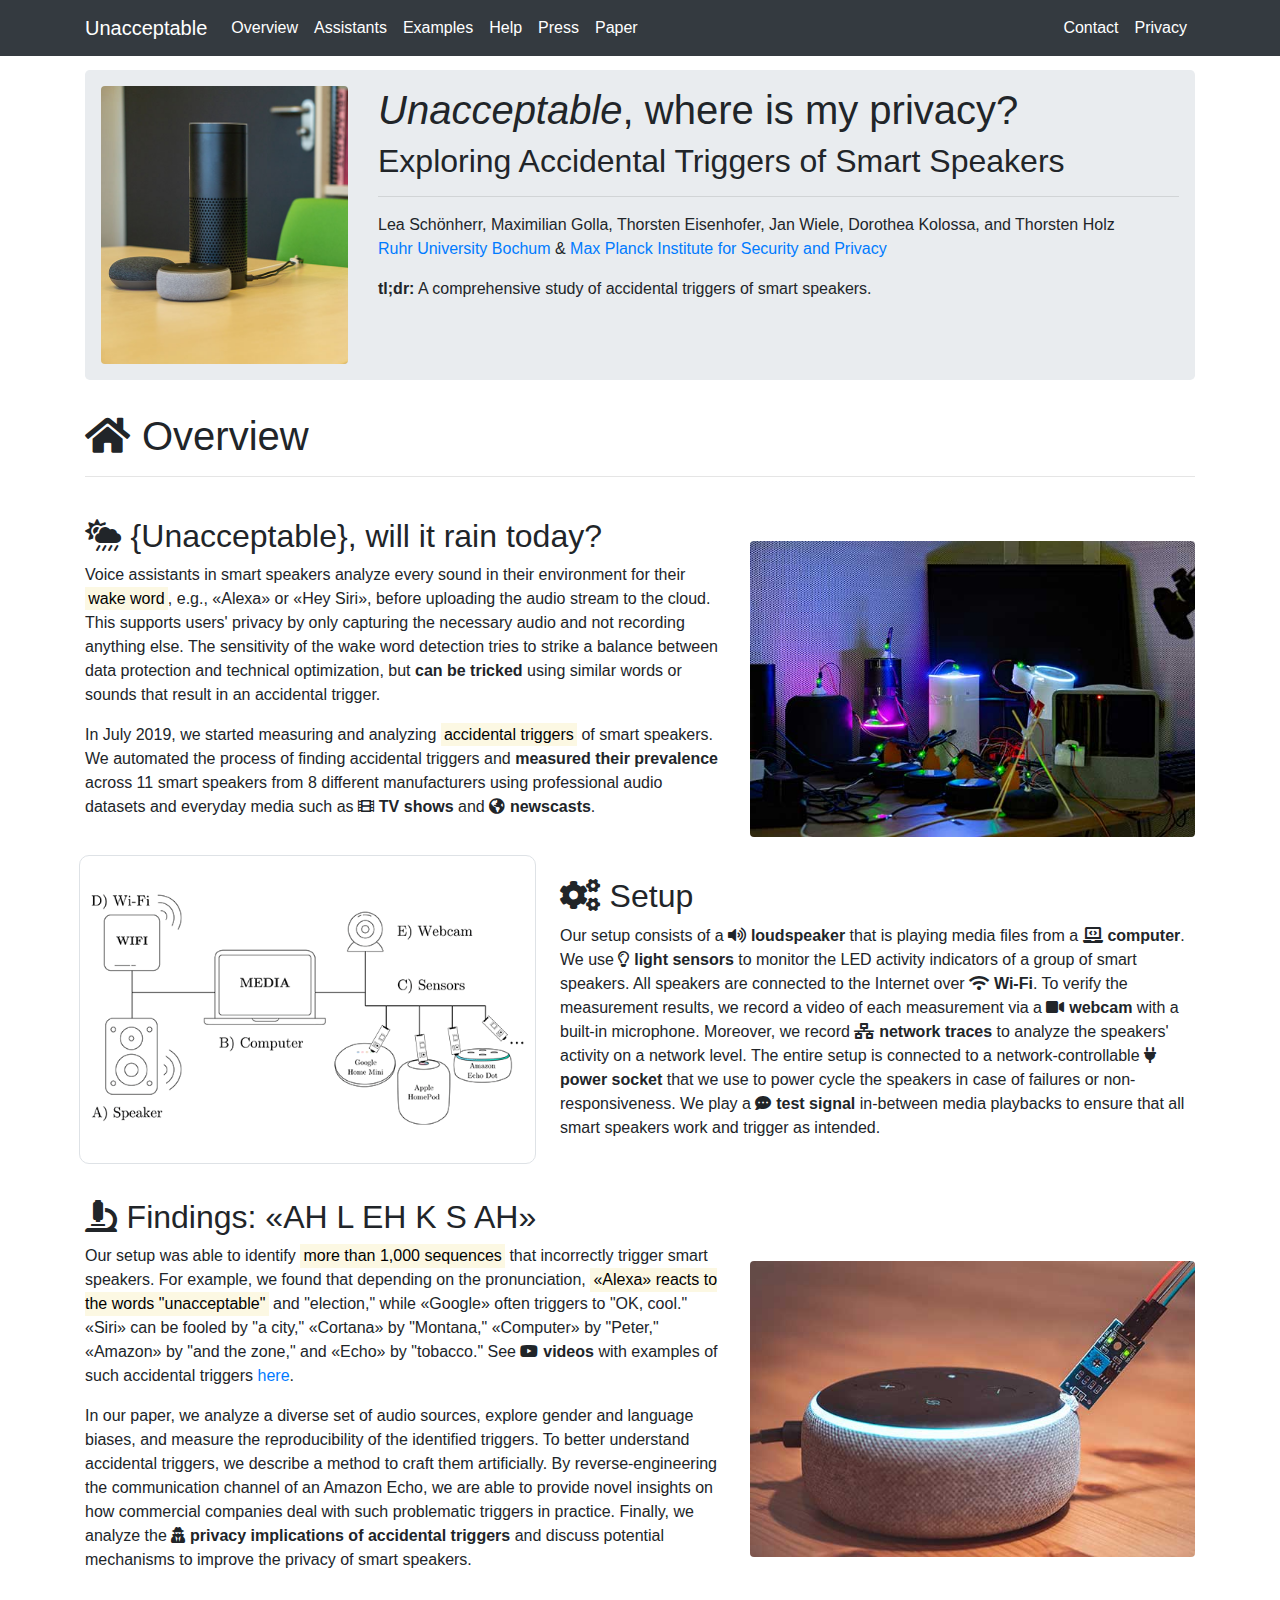
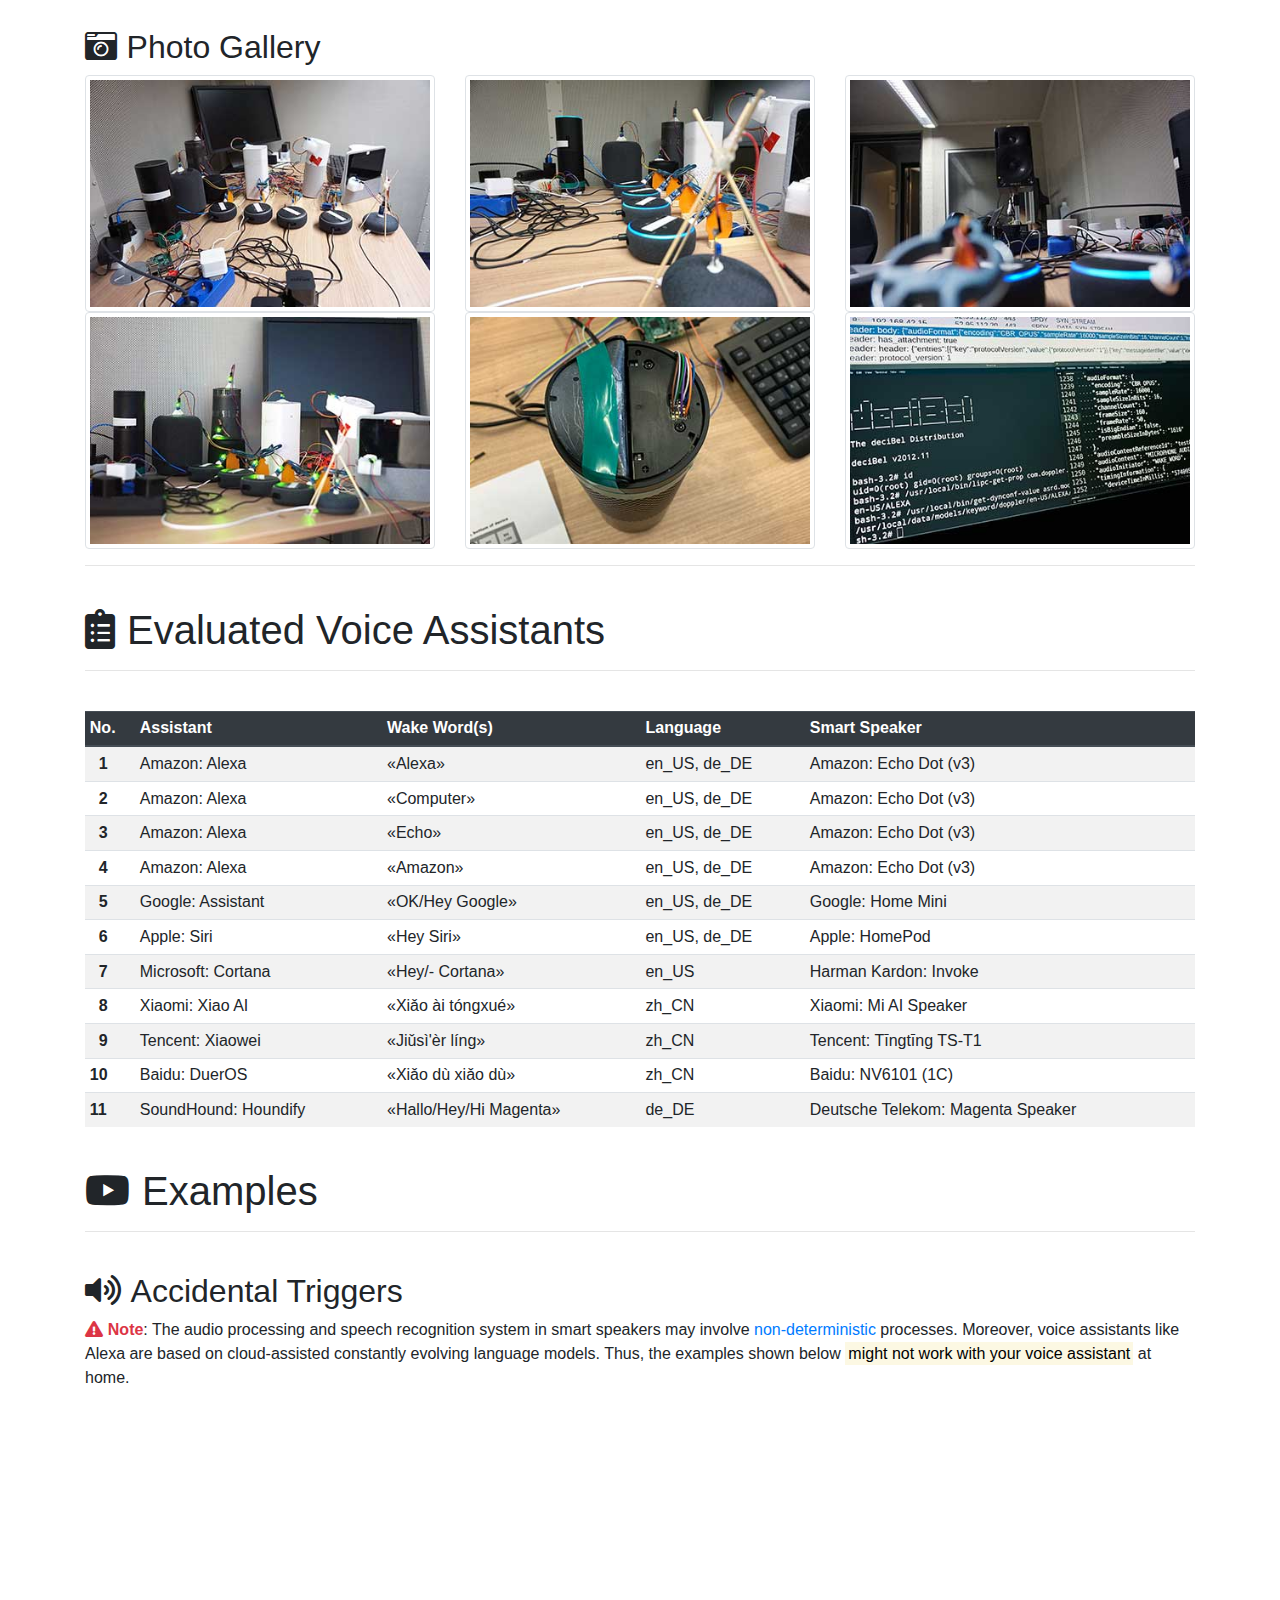
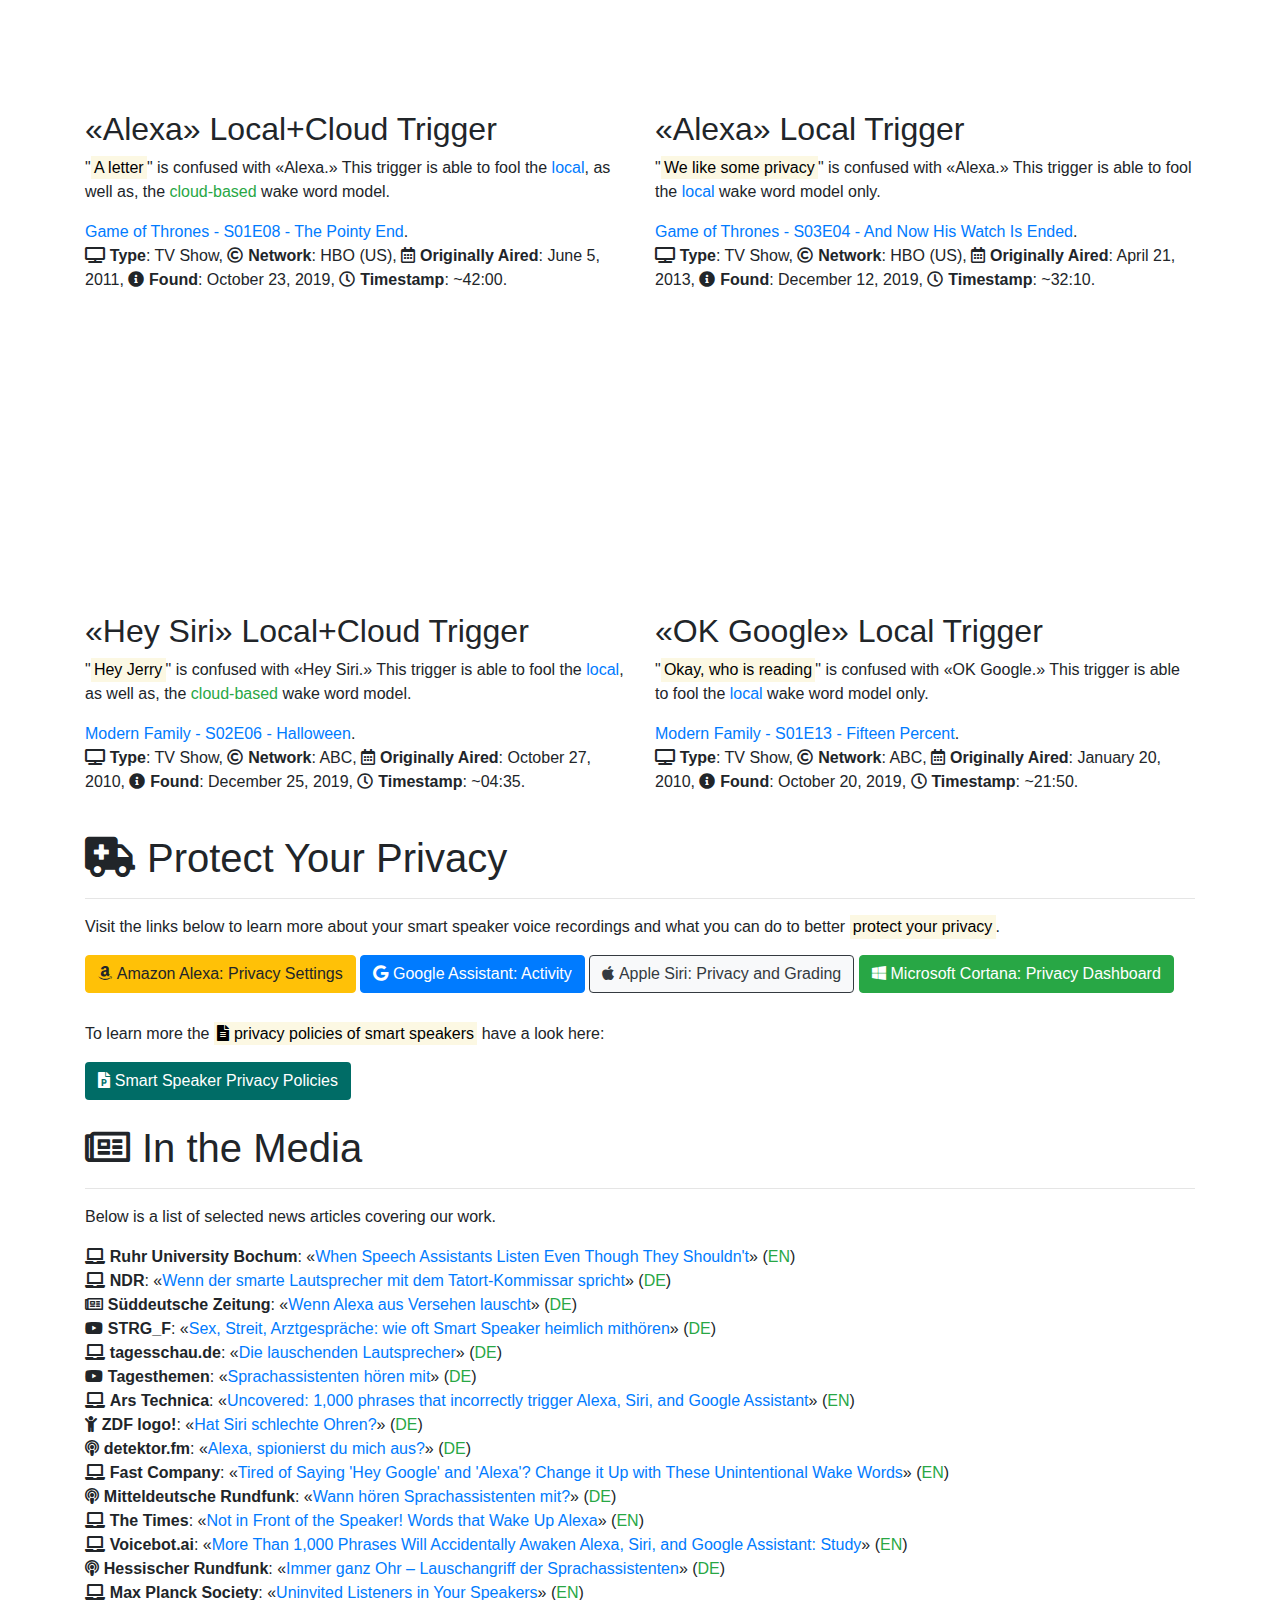
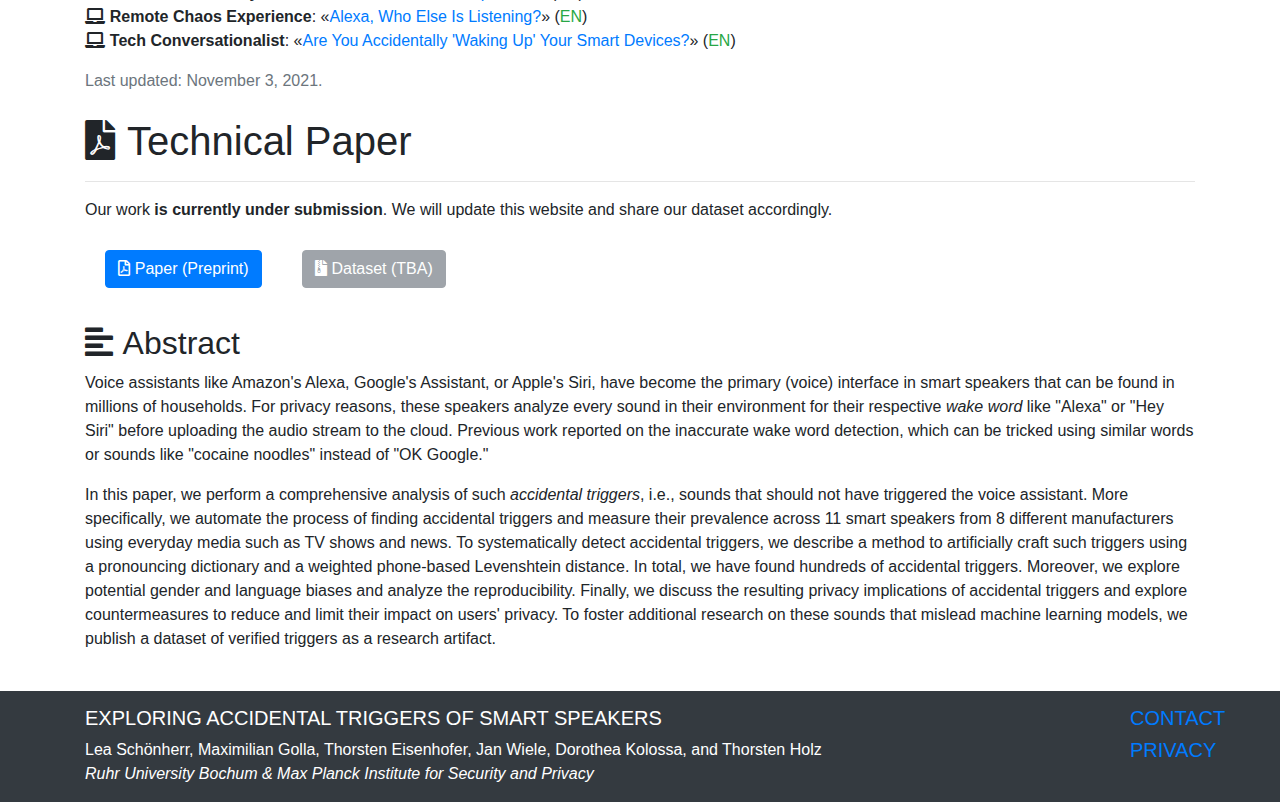
<file: index.html>
<!DOCTYPE html>
<html lang="en">
<head>
    <title>Unacceptable, where is my privacy?</title>
    <meta charset="utf-8">
    <meta name="viewport" content="width=device-width, initial-scale=1">
    <link href="css/thirdparty/bootstrap.min.css" rel="stylesheet">
    <link href="css/thirdparty/fontawesome.all.min.css" rel="stylesheet">
    <link href="css/custom/website.css" rel="stylesheet">
    <link rel="shortcut icon" href="ico/favicon.ico">
    <meta name="description" content="A comprehensive study of accidental triggers of smart speakers" />
    <meta name="keywords" content="voice assistant, accidental trigger, privacy, alexa, google, siri" />
    <meta name="author" content="Lea Schoenherr, Maximilian Golla, Thorsten Eisenhofer, Jan Wiele, Dorothea Kolossa, and Thorsten Holz">
    <!-- Twitter Card -->
    <meta name="twitter:card" content="summary_large_image">
    <meta name="twitter:site" content="@ruhrunibochum">
    <meta name="twitter:title" content="Unacceptable, where is my privacy?">
    <meta name="twitter:description" content="A comprehensive study of accidental triggers of smart speakers.">
    <meta name="twitter:image" content="https://unacceptable-privacy.github.io/images/twittercard.jpg">
    <!-- Facebook Card -->
    <meta property="og:url" content="https://unacceptable-privacy.github.io">
    <meta property="og:type" content="website">
    <meta property="og:title" content="Unacceptable, where is my privacy?">
    <meta property="og:description" content="A comprehensive study of accidental triggers of smart speakers.">
    <meta property="og:image" content="https://unacceptable-privacy.github.io/images/twittercard.jpg">
</head>
<body>
    <header>
        <nav class="navbar navbar-expand-md navbar-dark fixed-top bg-dark text-white">
            <div class="container">
                <a class="navbar-brand" href="index.html">Unacceptable</a>
                <button class="navbar-toggler" type="button" data-toggle="collapse" data-target="#navbarsExampleDefault" aria-controls="navbarsExampleDefault" aria-expanded="false" aria-label="Toggle navigation">
                    <span class="navbar-toggler-icon"></span>
                </button>
                <div class="collapse navbar-collapse" id="navbarsExampleDefault">
                    <ul class="navbar-nav mr-auto smooth-scroll">
                        <li class="nav-item active"><a class="nav-link text-white" href="#overview" data-toggle="collapse" data-target=".navbar-collapse.show">Overview <span class="sr-only">(current)</span></a></li>
                        <li class="nav-item"><a class="nav-link text-white" href="#assistants" data-toggle="collapse" data-target=".navbar-collapse.show">Assistants</a></li>
                        <li class="nav-item"><a class="nav-link text-white" href="#examples" data-toggle="collapse" data-target=".navbar-collapse.show">Examples</a></li>
                        <li class="nav-item"><a class="nav-link text-white" href="#help-yourself" data-toggle="collapse" data-target=".navbar-collapse.show">Help</a></li>
                        <li class="nav-item"><a class="nav-link text-white" href="#in-the-media" data-toggle="collapse" data-target=".navbar-collapse.show">Press</a></li>
                        <li class="nav-item"><a class="nav-link text-white" href="#paper" data-toggle="collapse" data-target=".navbar-collapse.show">Paper</a></li>
                    </ul>
                    <ul class="navbar-nav">
                        <li class="nav-item"><a class="nav-link text-white" href="contact.html">Contact</a></li>
                        <li class="nav-item"><a class="nav-link text-white" href="priv.html">Privacy</a></li>
                    </ul>
                </div>
            </div>
        </nav>
    </header>
    <div class="container">
        <!-- title -->
        <div id="title">
            <div class="jumbotron">
                <div class="row">
                    <div class="col-sm-3">
                        <img src="images/amazon_echo.jpg" class="img-fluid rounded" alt="Smart Speakers">
                    </div>
                    <div class="col-sm-9">
                        <h1 class="h1-responsive"><i>Unacceptable</i>, where is my privacy?</h1>
                        <h2 class="h2-responsive">Exploring Accidental Triggers of Smart Speakers</h2>
                        <hr>
                        <p>Lea Sch&ouml;nherr, Maximilian Golla, Thorsten Eisenhofer, Jan Wiele, Dorothea Kolossa, and Thorsten Holz
                            <br>
                            <a href="https://casa.rub.de/en/" target="_blank">Ruhr University Bochum</a> &amp; <a href="https://www.mpi-sp.org" target="_blank">Max Planck Institute for Security and Privacy</a>
                        </p>
                        <p>
                            <b>tl;dr:</b> A comprehensive study of accidental triggers of smart speakers.
                        </p>
                    </div>
                </div>
            </div>
        </div>
        <!-- end title -->
        <!-- Intro -->
        <div id="overview">
            <h1><i class="fas fa-home"></i>Overview</h1>
            <hr>
            <br>
            <div class="row">
                <div class="col-sm-7">
                    <h2><i class="fas fa-cloud-sun-rain"></i>{Unacceptable}, will it rain today?</h2>
                    <p>
                        Voice assistants in smart speakers analyze every sound in their environment for their <mark>wake word</mark>, e.g., &laquo;Alexa&raquo; or &laquo;Hey Siri&raquo;, before uploading the audio stream to the cloud.
                        This supports users' privacy by only capturing the necessary audio and not recording anything else.
                        The sensitivity of the wake word detection tries to strike a balance between data protection and technical optimization, but <b>can be tricked</b> using similar words or sounds that result in an accidental trigger.
                    </p>
                    <p>
                        In July 2019, we started measuring and analyzing <mark>accidental triggers</mark> of smart speakers.
                        We automated the process of finding accidental triggers and <b>measured their prevalence</b> across 11 smart speakers from 8 different manufacturers using professional audio datasets and everyday media such as <i class="fas fa-film"></i><b>TV&nbsp;shows</b> and <i class="fas fa-globe-americas"></i><b>newscasts</b>.
                    </p>
                    <p>

                    </p>
                </div>
                <div class="col-sm-5" style="margin-top: auto;margin-bottom: auto;">
                    <br>
                    <a href="#galleryModal" data-toggle="modal" data-slide-to="0">
                        <img src="images/setup.jpg" class="img-fluid rounded" alt="Our Measurement Setup: Light Sensors">
                    </a>
                </div>
            </div>
            <br>
            <div class="row">
                <div class="col-sm-5" style="margin-top: auto;margin-bottom: auto;">
                    <a href="#galleryModal" data-toggle="modal" data-slide-to="1">
                        <img src="images/schema.png" class="img-fluid rounded" alt="Our Measurement Setup: Schema" style="outline: 1px solid #dee2e6;outline-offset: 5px;">
                    </a>
                </div>
                <div class="col-sm-7">
                    <h2 style="padding-top: 1rem;"><i class="fas fa-cogs"></i>Setup</h2>
                    <p>
                        Our setup consists of a <i class="fas fa-volume-up"></i><b>loudspeaker</b> that is playing media files from a <i class="fas fa-laptop-code"></i><b>computer</b>.
                        We use <i class="far fa-lightbulb"></i><b>light sensors</b> to monitor the LED activity indicators of a group of smart speakers.
                        All speakers are connected to the Internet over <i class="fas fa-wifi"></i><b>Wi-Fi</b>.
                        To verify the measurement results, we record a video of each measurement via a <i class="fas fa-video"></i><b>webcam</b> with a built-in microphone.
                        Moreover, we record <i class="fas fa-network-wired"></i><b>network traces</b> to analyze the speakers' activity on a network level.
                        The entire setup is connected to a network-controllable <i class="fas fa-plug"></i><b>power socket</b> that we use to power cycle the speakers in case of failures or non-responsiveness.
                        We play a <i class="fas fa-comment-dots"></i><b>test signal</b> in-between media playbacks to ensure that all smart speakers work and trigger as intended.
                    </p>
                </div>
            </div>
            <br>
            <div class="row">
                <div class="col-sm-7">
                    <h2 style="padding-top: 1rem;"><i class="fas fa-microscope"></i>Findings: &laquo;AH L EH K S AH&raquo;</h2>
                    <p>
                        Our setup was able to identify <mark>more than 1,000 sequences</mark> that incorrectly trigger smart speakers.
                        For example, we found that depending on the pronunciation, <mark>&laquo;Alexa&raquo; reacts to the words "unacceptable"</mark> and "election," while &laquo;Google&raquo; often triggers to "OK, cool."
                        &laquo;Siri&raquo; can be fooled by "a city," &laquo;Cortana&raquo; by "Montana," &laquo;Computer&raquo; by "Peter," &laquo;Amazon&raquo; by "and the zone," and &laquo;Echo&raquo; by "tobacco."
                        See <i class="fab fa-youtube"></i><b>videos</b> with examples of such accidental triggers <a href="index.html#examples" target="_self">here</a>.
                    </p>
                    <p>
                        In our paper, we analyze a diverse set of audio sources, explore gender and language biases, and measure the reproducibility of the identified triggers.
                        To better understand accidental triggers, we describe a method to craft them artificially. By reverse-engineering the communication channel of an Amazon Echo, we are able to provide novel insights on how commercial companies deal with such problematic triggers in practice.
                        Finally, we analyze the <i class="fas fa-user-secret"></i><b>privacy implications of accidental triggers</b> and discuss potential mechanisms to improve the privacy of smart speakers.
                    </p>
                </div>
                <div class="col-sm-5" style="margin-top: auto;margin-bottom: auto;">
                    <br>
                    <br>
                    <a href="#galleryModal" data-toggle="modal" data-slide-to="2">
                        <img src="images/photoresistor.jpg" class="img-fluid rounded" alt="Photoresistor Attached to the LED Activity Indicator of a Smart Speaker">
                    </a>
                </div>
            </div>
        </div>
        <br>
        <!-- gallery -->
        <h2 style="padding-top: 1rem;"><i class="fas fa-camera-retro"></i>Photo Gallery</h2>
        <div class="row text-center">
            <div class="col-12 col-sm-4">
                <a href="#galleryModal" data-toggle="modal" data-slide-to="3">
                    <img src="images/gallery/1-small.jpg" alt="Our Measurement Setup: Overview" class="img-fluid img-thumbnail">
                </a>
            </div>
            <div class="col-12 col-sm-4">
                <a href="#galleryModal" data-toggle="modal" data-slide-to="4">
                    <img src="images/gallery/2-small.jpg" alt="Our Measurement Setup: Smart Speakers" class="img-fluid img-thumbnail">
                </a>
            </div>
            <div class="col-12 col-sm-4">
                <a href="#galleryModal" data-toggle="modal" data-slide-to="5">
                    <img src="images/gallery/3-small.jpg" alt="Our Measurement Setup: Loudspeaker" class="img-fluid img-thumbnail">
                </a>
            </div>
        </div>
        <div class="row text-center">
            <div class="col-12 col-sm-4">
                <a href="#galleryModal" data-toggle="modal" data-slide-to="6">
                    <img src="images/gallery/4-small.jpg" alt="Our Measurement Setup: Light Sensors" class="img-fluid img-thumbnail">
                </a>
            </div>
            <div class="col-12 col-sm-4">
                <a href="#galleryModal" data-toggle="modal" data-slide-to="7">
                    <img src="images/gallery/5-small.jpg" alt="Accessing an Amazon Echo Speaker" class="img-fluid img-thumbnail">
                </a>
            </div>
            <div class="col-12 col-sm-4">
                <a href="#galleryModal" data-toggle="modal" data-slide-to="8">
                    <img src="images/gallery/6-small.jpg" alt="Decrypting Echo's Network Communication" class="img-fluid img-thumbnail">
                </a>
            </div>
        </div>
        <!-- Modal -->
        <div class="modal fade carousel slide" id="galleryModal" tabindex="-1" role="dialog" aria-labelledby="galleryTitle" aria-hidden="true">
            <div class="modal-dialog modal-lg modal-dialog-centered" role="document">
                <div class="modal-content">
                    <div class="modal-header">
                        <h5 class="modal-title" id="galleryTitle"><i class="fas fa-camera-retro"></i>Photo Gallery</h5>
                        <button type="button" class="close" data-dismiss="modal" aria-label="Close">
                            <span aria-hidden="true">&times;</span>
                        </button>
                    </div>
                    <div class="modal-body">
                        <div class="carousel-inner">
                            <div class="carousel-item active">
                                <img src="images/setup.jpg" id="first-image-hack" data-lazy-load-src="images/setup-big.jpg" class="img-fluid rounded" alt="Measurement Setup: Activity Indicators">
                                <div class="carousel-caption d-none d-md-block">
                                    <h5>Measurement Setup: Activity Indicators</h5>
                                </div>
                            </div>
                            <div class="carousel-item">
                                <img src="images/schema.png" data-lazy-load-src="images/schema-big.png" class="img-fluid rounded" alt="Measurement Setup: Schema">
                                <div class="carousel-caption d-none d-md-block">
                                    <h5>Measurement Setup: Schema</h5>
                                </div>
                            </div>
                            <div class="carousel-item">
                                <img src="images/photoresistor.jpg" data-lazy-load-src="images/photoresistor-big.jpg" class="img-fluid rounded" alt="Photoresistor Attached to the LED Activity Indicator of a Smart Speaker">
                                <div class="carousel-caption d-none d-md-block">
                                    <h5>Photoresistor Attached to the LED Activity Indicator of a Smart Speaker</h5>
                                </div>
                            </div>
                            <div class="carousel-item">
                                <img src="images/gallery/1-small.jpg" data-lazy-load-src="images/gallery/1-big.jpg" class="img-fluid rounded" alt="Measurement Setup: Overview">
                                <div class="carousel-caption d-none d-md-block">
                                    <h5>Measurement Setup: Overview</h5>
                                </div>
                            </div>
                            <div class="carousel-item">
                                <img src="images/gallery/2-small.jpg" data-lazy-load-src="images/gallery/2-big.jpg" class="img-fluid rounded" alt="Measurement Setup: Smart Speakers">
                                <div class="carousel-caption d-none d-md-block">
                                    <h5>Measurement Setup: Smart Speakers</h5>
                                </div>
                            </div>
                            <div class="carousel-item">
                                <img src="images/gallery/3-small.jpg" data-lazy-load-src="images/gallery/3-big.jpg" class="img-fluid rounded" alt="Measurement Setup: Loudspeaker">
                                <div class="carousel-caption d-none d-md-block">
                                    <h5>Measurement Setup: Loudspeaker</h5>
                                </div>
                            </div>
                            <div class="carousel-item">
                                <img src="images/gallery/4-small.jpg" data-lazy-load-src="images/gallery/4-big.jpg" class="img-fluid rounded" alt="Measurement Setup: Light Sensors">
                                <div class="carousel-caption d-none d-md-block">
                                    <h5>Measurement Setup: Light Sensors</h5>
                                </div>
                            </div>
                            <div class="carousel-item">
                                <img src="images/gallery/5-small.jpg" data-lazy-load-src="images/gallery/5-big.jpg" class="img-fluid rounded" alt="Accessing an Amazon Echo Speaker">
                                <div class="carousel-caption d-none d-md-block">
                                    <h5>Accessing an Amazon Echo Speaker</h5>
                                </div>
                            </div>
                            <div class="carousel-item">
                                <img src="images/gallery/6-small.jpg" data-lazy-load-src="images/gallery/6-big.jpg" class="img-fluid rounded" alt="Decrypting Echo's Network Communication">
                                <div class="carousel-caption d-none d-md-block">
                                    <h5>Decrypting Echo's Network Communication</h5>
                                </div>
                            </div>
                        </div><!-- /.carousel-inner -->
                        <a class="carousel-control-prev" href="#galleryModal" role="button" data-slide="prev">
                            <span class="carousel-control-prev-icon" aria-hidden="true"></span>
                            <span class="sr-only">Previous</span>
                        </a>
                        <a class="carousel-control-next" href="#galleryModal" role="button" data-slide="next">
                            <span class="carousel-control-next-icon" aria-hidden="true"></span>
                            <span class="sr-only">Next</span>
                        </a>
                    </div>
                </div>
            </div>
        </div>
        <hr>
        <!-- end intro -->
        <br>
        <!-- assistants -->
        <div id="assistants">
            <h1><i class="fas fa-clipboard-list"></i>Evaluated Voice Assistants</h1>
            <hr>
            <br>
            <div class="table-responsive-md">
                <table class="table table-sm table-striped">
                  <thead class="thead-dark">
                    <tr>
                      <th scope="col">No.</th>
                      <th scope="col">Assistant</th>
                      <th scope="col">Wake Word(s)</th>
                      <th scope="col">Language</th>
                      <th scope="col">Smart Speaker</th>
                    </tr>
                  </thead>
                  <tbody>
                    <tr>
                      <th scope="row" class="align-middle">&nbsp;&nbsp;1</th>
                      <td class="align-middle">Amazon: Alexa</td>
                      <td class="align-middle">&laquo;Alexa&raquo;</td>
                      <td class="align-middle">en_US, de_DE</td>
                      <td class="align-middle">Amazon: Echo Dot (v3)</td>
                    </tr>
                    <tr>
                      <th scope="row" class="align-middle">&nbsp;&nbsp;2</th>
                      <td class="align-middle">Amazon: Alexa</td>
                      <td class="align-middle">&laquo;Computer&raquo;</td>
                      <td class="align-middle">en_US, de_DE</td>
                      <td class="align-middle">Amazon: Echo Dot (v3)</td>
                    </tr>
                    <tr>
                      <th scope="row" class="align-middle">&nbsp;&nbsp;3</th>
                      <td class="align-middle">Amazon: Alexa</td>
                      <td class="align-middle">&laquo;Echo&raquo;</td>
                      <td class="align-middle">en_US, de_DE</td>
                      <td class="align-middle">Amazon: Echo Dot (v3)</td>
                    </tr>
                    <tr>
                      <th scope="row" class="align-middle">&nbsp;&nbsp;4</th>
                      <td class="align-middle">Amazon: Alexa</td>
                      <td class="align-middle">&laquo;Amazon&raquo;</td>
                      <td class="align-middle">en_US, de_DE</td>
                      <td class="align-middle">Amazon: Echo Dot (v3)</td>
                    </tr>
                    <tr>
                      <th scope="row" class="align-middle">&nbsp;&nbsp;5</th>
                      <td class="align-middle">Google: Assistant</td>
                      <td class="align-middle">&laquo;OK/Hey Google&raquo;</td>
                      <td class="align-middle">en_US, de_DE</td>
                      <td class="align-middle">Google: Home Mini</td>
                    </tr>
                    <tr>
                      <th scope="row" class="align-middle">&nbsp;&nbsp;6</th>
                      <td class="align-middle">Apple: Siri</td>
                      <td class="align-middle">&laquo;Hey Siri&raquo;</td>
                      <td class="align-middle">en_US, de_DE</td>
                      <td class="align-middle">Apple: HomePod</td>
                    </tr>
                    <tr>
                      <th scope="row" class="align-middle">&nbsp;&nbsp;7</th>
                      <td class="align-middle">Microsoft: Cortana</td>
                      <td class="align-middle">&laquo;Hey/- Cortana&raquo;</td>
                      <td class="align-middle">en_US</td>
                      <td class="align-middle">Harman Kardon: Invoke</td>
                    </tr>
                    <tr>
                      <th scope="row" class="align-middle">&nbsp;&nbsp;8</th>
                      <td class="align-middle">Xiaomi: Xiao AI</td>
                      <td class="align-middle">&laquo;Xiǎo ài tóngxué&raquo;</td>
                      <td class="align-middle">zh_CN</td>
                      <td class="align-middle">Xiaomi: Mi AI Speaker</td>
                    </tr>
                    <tr>
                      <th scope="row" class="align-middle">&nbsp;&nbsp;9</th>
                      <td class="align-middle">Tencent: Xiaowei</td>
                      <td class="align-middle">&laquo;Jiǔsì'èr líng&raquo;</td>
                      <td class="align-middle">zh_CN</td>
                      <td class="align-middle">Tencent: Tīngtīng TS-T1</td>
                    </tr>
                    <tr>
                      <th scope="row" class="align-middle">10</th>
                      <td class="align-middle">Baidu: DuerOS</td>
                      <td class="align-middle">&laquo;Xiǎo dù xiǎo dù&raquo;</td>
                      <td class="align-middle">zh_CN</td>
                      <td class="align-middle">Baidu: NV6101 (1C)</td>
                    </tr>
                    <tr>
                      <th scope="row" class="align-middle">11</th>
                      <td class="align-middle">SoundHound: Houndify</td>
                      <td class="align-middle">&laquo;Hallo/Hey/Hi Magenta&raquo;</td>
                      <td class="align-middle">de_DE</td>
                      <td class="align-middle">Deutsche Telekom: Magenta Speaker</td>
                    </tr>
                  </tbody>
                </table>
            </div>
        </div>
        <!-- end assistants -->
        <br>
        <!-- Examples -->
        <div id="examples">
            <h1><i class="fab fa-youtube"></i>Examples</h1>
            <hr>
            <br>
            <div class="row">
                <div class="col-sm-12">
                    <h2><i class="fas fa-volume-up"></i>Accidental Triggers</h2>
                </div>
            </div>
            <div class="row">
                <div class="col-sm-12">
                    <p>
                        <span class="text-danger"><i class="fas fa-exclamation-triangle"></i><b>Note</b></span>:
                        The audio processing and speech recognition system in smart speakers may involve <a href="https://www.usenix.org/conference/usenixsecurity18/presentation/kumar" target="_blank">non-deterministic</a> processes.
                        Moreover, voice assistants like Alexa are based on cloud-assisted constantly evolving language models.
                        Thus, the examples shown below <mark>might not work with your voice assistant</mark> at home.
                    </p>
                </div>
            </div>
            <div class="row">
                <div class="col-sm-6">
                    <div class="row">
                        <div class="col-12">
                            <div class="embed-responsive embed-responsive-16by9">
                                  <iframe width="560" height="315" src="https://www.youtube-nocookie.com/embed/Bn0VKL-lTVY?rel=0" allow="accelerometer; autoplay; encrypted-media; gyroscope; picture-in-picture" allowfullscreen></iframe>
                            </div>
                        </div>
                    </div>
                    <div class="row">
                        <div class="col-12">
                            <h2>&laquo;Alexa&raquo; Local+Cloud Trigger</h2>
                            <p>
                                "<mark>A letter</mark>" is confused with &laquo;Alexa.&raquo;
                                This trigger is able to fool the <span class="text-primary">local</span>, as well as, the <span class="text-success">cloud-based</span> wake word model.
                            </p>
                            <p>
                                <a href="https://www.imdb.com/title/tt1837864/" target="_blank">Game of Thrones - S01E08 - The Pointy End</a>.<br>
                                <i class="fas fa-tv"></i><b>Type</b>: TV Show, <i class="far fa-copyright"></i><b>Network</b>: HBO (US), <i class="far fa-calendar-alt"></i><b>Originally Aired</b>: June 5, 2011, <i class="fas fa-info-circle"></i><b>Found</b>: October 23, 2019, <i class="far fa-clock"></i><b>Timestamp</b>: ~42:00.
                            </p>
                        </div>
                    </div>
                </div>
                <div class="col-sm-6">
                    <div class="row">
                        <div class="col-12">
                            <div class="embed-responsive embed-responsive-16by9">
                                  <iframe width="560" height="315" src="https://www.youtube-nocookie.com/embed/D23XnUYIuB4?rel=0" allow="accelerometer; autoplay; encrypted-media; gyroscope; picture-in-picture" allowfullscreen></iframe>
                            </div>
                        </div>
                    </div>
                    <div class="row">
                        <div class="col-12">
                            <h2>&laquo;Alexa&raquo; Local Trigger</h2>
                            <p>
                                "<mark>We like some privacy</mark>" is confused with &laquo;Alexa.&raquo;
                                This trigger is able to fool the <span class="text-primary">local</span> wake word model only.
                            </p>
                            <p>
                                <a href="https://www.imdb.com/title/tt2178798/" target="_blank">Game of Thrones - S03E04 - And Now His Watch Is Ended</a>.<br>
                                <i class="fas fa-tv"></i><b>Type</b>: TV Show, <i class="far fa-copyright"></i><b>Network</b>: HBO (US), <i class="far fa-calendar-alt"></i><b>Originally Aired</b>: April 21, 2013, <i class="fas fa-info-circle"></i><b>Found</b>: December 12, 2019, <i class="far fa-clock"></i><b>Timestamp</b>: ~32:10.
                            </p>
                        </div>
                    </div>
                </div>
            </div>
            <div class="row">
                <div class="col-sm-6">
                    <div class="row">
                        <div class="col-12">
                            <div class="embed-responsive embed-responsive-16by9">
                                  <iframe width="560" height="315" src="https://www.youtube-nocookie.com/embed/YJ_Q5HkhtD4?rel=0" allow="accelerometer; autoplay; encrypted-media; gyroscope; picture-in-picture" allowfullscreen></iframe>
                            </div>
                        </div>
                    </div>
                    <div class="row">
                        <div class="col-12">
                            <h2>&laquo;Hey Siri&raquo; Local+Cloud Trigger</h2>
                            <p>
                                "<mark>Hey Jerry</mark>" is confused with &laquo;Hey Siri.&raquo;
                                This trigger is able to fool the <span class="text-primary">local</span>, as well as, the <span class="text-success">cloud-based</span> wake word model.
                            </p>
                            <p>
                                <a href="https://www.imdb.com/title/tt1627464/" target="_blank">Modern Family - S02E06 - Halloween</a>.<br>
                                <i class="fas fa-tv"></i><b>Type</b>: TV Show, <i class="far fa-copyright"></i><b>Network</b>: ABC, <i class="far fa-calendar-alt"></i><b>Originally Aired</b>: October 27, 2010, <i class="fas fa-info-circle"></i><b>Found</b>: December 25, 2019, <i class="far fa-clock"></i><b>Timestamp</b>: ~04:35.
                            </p>
                        </div>
                    </div>
                </div>
                <div class="col-sm-6">
                    <div class="row">
                        <div class="col-12">
                            <div class="embed-responsive embed-responsive-16by9">
                                <iframe width="560" height="315" src="https://www.youtube-nocookie.com/embed/VQtnycXk0Bk?rel=0" allow="accelerometer; autoplay; encrypted-media; gyroscope; picture-in-picture" allowfullscreen></iframe>
                            </div>
                        </div>
                    </div>
                    <div class="row">
                        <div class="col-12">
                            <h2>&laquo;OK Google&raquo; Local Trigger</h2>
                            <p>
                                "<mark>Okay, who is reading</mark>" is confused with &laquo;OK Google.&raquo;
                                This trigger is able to fool the <span class="text-primary">local</span> wake word model only.
                            </p>
                            <p>
                                <a href="https://www.imdb.com/title/tt1569106/" target="_blank">Modern Family - S01E13 - Fifteen Percent</a>.<br>
                                <i class="fas fa-tv"></i><b>Type</b>: TV Show, <i class="far fa-copyright"></i><b>Network</b>: ABC, <i class="far fa-calendar-alt"></i><b>Originally Aired</b>: January 20, 2010, <i class="fas fa-info-circle"></i><b>Found</b>: October 20, 2019, <i class="far fa-clock"></i><b>Timestamp</b>: ~21:50.
                              </p>
                        </div>
                    </div>
                </div>
            </div>
        </div>
        <!-- end examples -->
        <br>
        <!-- help-yourself -->
        <div id="help-yourself">
            <h1><i class="fas fa-ambulance"></i>Protect Your Privacy</h1>
            <hr>
            <div class="row">
                <div class="col-12">
                    <p>
                        Visit the links below to learn more about your smart speaker voice recordings and what you can do to better <mark>protect your privacy</mark>.
                    </p>
                    <a style="margin-bottom: 0.3rem;" href="https://www.amazon.com/Alexa-Privacy-Hub/b?node=19149164011" target="_blank" class="btn btn-warning"><i class="fab fa-amazon"></i>Amazon Alexa: Privacy Settings</a>
                    <a style="margin-bottom: 0.3rem;" href="https://g.co/assistant/yourdata" target="_blank" class="btn btn-primary"><i class="fab fa-google"></i>Google Assistant: Activity</a>
                    <a style="margin-bottom: 0.3rem;" href="https://www.apple.com/legal/privacy/data/en/improve-siri-dictation/" target="_blank" class="btn btn-light btn-outline-dark"><i class="fab fa-apple"></i>Apple Siri: Privacy and Grading</a>
                    <a style="margin-bottom: 0.3rem;" href="https://account.microsoft.com/privacy/activity-history?view=voice" target="_blank" class="btn btn-success"><i class="fab fa-windows"></i>Microsoft Cortana: Privacy Dashboard</a>
                </div>
            </div>
            <br>
            <div class="row">
                <div class="col-12">
                    <p>
                        To learn more the <mark><i class="fas fa-file-alt"></i>privacy policies of smart speakers</mark> have a look here:
                    </p>
                    <a style="color:#fff;background-color:#006c66" href="https://res.mobsec.rub.de/files/Speaker-Privacy-2020-08-04.pdf" target="_blank" class="btn"><i class="fas fa-file-powerpoint"></i>Smart Speaker Privacy Policies</a>
                </div>
            </div>
        </div>
        <!-- end help-yourself -->
        <br>
        <!-- in-the-media -->
        <div id="in-the-media">
            <h1><i class="far fa-newspaper"></i>In the Media</h1>
            <hr>
            <p>
                Below is a list of selected news articles covering our work.
            </p>
            <ul class="list-unstyled">
                <li><i class="fas fa-laptop"></i><b>Ruhr University Bochum</b>: &laquo;<a class="text-primary" href="https://news.rub.de/english/2020-06-30-it-security-when-speech-assistants-listen-even-though-they-shouldnt" target="_blank">When Speech Assistants Listen Even Though They Shouldn't</a>&raquo; (<span class="text-success">EN</span>)</li>
                <li><i class="fas fa-laptop"></i><b>NDR</b>: &laquo;<a class="text-primary" href="https://www.ndr.de/nachrichten/info/Wenn-der-smarte-Lautsprecher-mit-dem-Tatort-Kommissar-spricht,alexa252.html" target="_blank">Wenn der smarte Lautsprecher mit dem Tatort-Kommissar spricht</a>&raquo; (<span class="text-success">DE</span>)</li>
                <li><i class="far fa-newspaper"></i><b>Süddeutsche Zeitung</b>: &laquo;<a class="text-primary" href="https://projekte.sueddeutsche.de/artikel/digital/smartspeaker-alexa-und-co-lauschen-versehentlich-e793169/" target="_blank">Wenn Alexa aus Versehen lauscht</a>&raquo; (<span class="text-success">DE</span>)</li>
                <li><i class="fab fa-youtube"></i><b>STRG_F</b>: &laquo;<a class="text-primary" href="https://www.youtube.com/watch?v=BBkXKPfvyBI" target="_blank">Sex, Streit, Arztgespräche: wie oft Smart Speaker heimlich mithören</a>&raquo; (<span class="text-success">DE</span>)</li>
                <li><i class="fas fa-laptop"></i><b>tagesschau.de</b>: &laquo;<a class="text-primary" href="https://www.tagesschau.de/investigativ/ndr/smart-speaker-101.html" target="_blank">Die lauschenden Lautsprecher</a>&raquo; (<span class="text-success">DE</span>)</li>
                <li><i class="fab fa-youtube"></i><b>Tagesthemen</b>: &laquo;<a class="text-primary" href="https://www.tagesschau.de/multimedia/video/video-723205.html" target="_blank">Sprachassistenten hören mit</a>&raquo; (<span class="text-success">DE</span>)</li>
                <li><i class="fas fa-laptop"></i><b>Ars Technica</b>: &laquo;<a class="text-primary" href="https://arstechnica.com/information-technology/2020/07/uncovered-1000-phrases-that-incorrectly-trigger-alexa-siri-and-google-assistant/" target="_blank">Uncovered: 1,000 phrases that incorrectly trigger Alexa, Siri, and Google Assistant</a>&raquo; (<span class="text-success">EN</span>)</li>
                <li><i class="fas fa-child"></i><b>ZDF logo!</b>: &laquo;<a class="text-primary" href="https://www.zdf.de/kinder/logo/alexa-siri-lautsprecher-mithoeren-100.html" target="_blank">Hat Siri schlechte Ohren?</a>&raquo; (<span class="text-success">DE</span>)</li>
                <li><i class="fas fa-podcast"></i><b>detektor.fm</b>: &laquo;<a class="text-primary" href="https://detektor.fm/digital/zurueck-zum-thema-smart-speaker-und-datenschutz" target="_blank">Alexa, spionierst du mich aus?</a>&raquo; (<span class="text-success">DE</span>)</li>
                <li><i class="fas fa-laptop"></i><b>Fast Company</b>: &laquo;<a class="text-primary" href="https://www.fastcompany.com/90524070/" target="_blank">Tired of Saying 'Hey Google' and 'Alexa'? Change it Up with These Unintentional Wake Words</a>&raquo; (<span class="text-success">EN</span>)</li>
                <li><i class="fas fa-podcast"></i><b>Mitteldeutsche Rundfunk</b>: &laquo;<a class="text-primary" href="https://audiothek.ardmediathek.de/items/77395376" target="_blank">Wann hören Sprachassistenten mit?</a>&raquo; (<span class="text-success">DE</span>)</li>
                <li><i class="fas fa-laptop"></i><b>The Times</b>: &laquo;<a class="text-primary" href="https://www.thetimes.co.uk/article/not-in-front-of-the-speaker-words-that-wake-up-alexa-sjgslqrbr" target="_blank">Not in Front of the Speaker! Words that Wake Up Alexa</a>&raquo; (<span class="text-success">EN</span>)</li>
                <li><i class="fas fa-laptop"></i><b>Voicebot.ai</b>: &laquo;<a class="text-primary" href="https://voicebot.ai/2020/07/06/more-than-1000-phrases-will-accidentally-awaken-alexa-siri-and-google-assistant-study/" target="_blank">More Than 1,000 Phrases Will Accidentally Awaken Alexa, Siri, and Google Assistant: Study</a>&raquo; (<span class="text-success">EN</span>)</li>
                <li><i class="fas fa-podcast"></i><b>Hessischer Rundfunk</b>: &laquo;<a class="text-primary" href="https://www.hr-inforadio.de/podcast/netzwelt/immer-ganz-ohr--lauschangriff-der-sprachassistenten,podcast-episode-72326.html" target="_blank">Immer ganz Ohr – Lauschangriff der Sprachassistenten</a>&raquo; (<span class="text-success">DE</span>)</li>
                <li><i class="fas fa-laptop"></i><b>Max Planck Society</b>: &laquo;<a class="text-primary" href="https://www.mpg.de/15183736/networked-loudspeakers-language-assistant-activation" target="_blank">Uninvited Listeners in Your Speakers</a>&raquo; (<span class="text-success">EN</span>)</li>
                <li><i class="fas fa-laptop"></i><b>Remote Chaos Experience</b>: &laquo;<a class="text-primary" href="https://media.ccc.de/v/rc3-466940-alexa_who_else_is_listening" target="_blank">Alexa, Who Else Is Listening?</a>&raquo; (<span class="text-success">EN</span>)</li>
                <li><i class="fas fa-laptop"></i><b>Tech Conversationalist</b>: &laquo;<a class="text-primary" href="https://tc.chat/are-you-accidentally-waking-up-your-smart-devices/" target="_blank">Are You Accidentally 'Waking Up' Your Smart Devices?</a>&raquo; (<span class="text-success">EN</span>)</li>
            </ul>
            <span class="text-muted">Last updated: November 3, 2021.</span>
        </div>
        <!-- end in-the-media -->
        <br>
        <!-- paper -->
        <div id="paper">
            <h1><i class="fas fa-file-pdf"></i>Technical Paper</h1>
            <hr>
            <p>
                Our work <b>is currently under submission</b>.
                We will update this website and share our dataset accordingly.
            </p>
            <ul class="list-group list-group-horizontal">
                <li class="list-group-item" style="border: 0px;">
                    <a class="btn btn-primary" href="https://arxiv.org/pdf/2008.00508.pdf" target="_blank"><i class="far fa-file-pdf"></i><span class="network-name">Paper (Preprint)</span></a>
                </li>
                <li class="list-group-item" style="border: 0px;">
                    <a class="btn btn-secondary disabled" href="#tba" target="_blank" aria-disabled="true"><i class="fas fa-file-archive"></i><span class="network-name">Dataset (TBA)</span></a>
                </li>
            </ul>
            <br>
            <h2><i class="fas fa-align-left"></i>Abstract</h2>
            <p>
                Voice assistants like Amazon's Alexa, Google's Assistant, or Apple's Siri, have become the primary (voice) interface in smart speakers that can be found in millions of households.
                For privacy reasons, these speakers analyze every sound in their environment for their respective <i>wake word</i> like "Alexa" or "Hey Siri" before uploading the audio stream to the cloud.
                Previous work reported on the inaccurate wake word detection, which can be tricked using similar words or sounds like "cocaine noodles" instead of "OK Google."
            </p>
            <p>
                In this paper, we perform a comprehensive analysis of such <i>accidental triggers</i>, i.e., sounds that should not have triggered the voice assistant.
                More specifically, we automate the process of finding accidental triggers and measure their prevalence across 11 smart speakers from 8 different manufacturers using everyday media such as TV shows and news.
                To systematically detect accidental triggers, we describe a method to artificially craft such triggers using a pronouncing dictionary and a weighted phone-based Levenshtein distance.
                In total, we have found hundreds of accidental triggers.
                Moreover, we explore potential gender and language biases and analyze the reproducibility.
                Finally, we discuss the resulting privacy implications of accidental triggers and explore countermeasures to reduce and limit their impact on users' privacy.
                To foster additional research on these sounds that mislead machine learning models, we publish a dataset of verified triggers as a research artifact.
            </p>
            <br>
        </div>
        <!-- end paper -->
    </div>
    <!-- end .container -->
    <footer id="footer" class="bg-dark text-white">
        <div class="container" style="padding-top: 15px;">
            <div class="row">
                <div class="col-sm-11">
                    <h5 class="text-uppercase">Exploring Accidental Triggers of Smart Speakers</h5>
                    <p>Lea Sch&ouml;nherr, Maximilian Golla, Thorsten Eisenhofer, Jan Wiele, Dorothea Kolossa, and Thorsten Holz
                        <br>
                        <i>Ruhr University Bochum &amp; Max Planck Institute for Security and Privacy</i>
                    </p>
                </div>
                <div class="col-sm-1">
                    <h5 class="text-uppercase"><a href="contact.html">Contact</a></h5>
                    <h5 class="text-uppercase"><a href="priv.html">Privacy</a></h5>
                </div>
            </div>
        </div>
    </footer>
    <script src="js/thirdparty/jquery.min.js"></script>
    <script src="js/thirdparty/bootstrap.min.js"></script>
    <script>
        //
        // Lazy load
        //
        // Hack for the very first image
        $('#galleryModal').on('show.bs.modal', function (e) {
            $(e.relatedTarget).find('img').each(function () {
                // We are only interested in this, because it's the first element in the carousel
                if ($(this).attr('src') === 'images/setup.jpg') {
                    var $this = $('#first-image-hack'); // hack
                    var hsrc = $this.data('lazy-load-src'); // high
                     // if there is a high res version
                    if (hsrc !== undefined && hsrc !== "") {
                        $this.attr('src', hsrc);
                        $this.data('lazy-load-src', '');  // clean up
                    }
                }
            });
        });
        // Lazy load big images to save traffic
        $('#galleryModal').on('slide.bs.carousel', function (e) {
            'use strict';
            $(e.relatedTarget).find('img').each(function () {
                var $this = $(this); // low
                var hsrc = $this.data('lazy-load-src'); // high
                 // if there is a high res version
                if (hsrc !== undefined && hsrc !== "") {
                    $this.attr('src', hsrc);
                    $this.data('lazy-load-src', '');  // clean up
                }
            });
        });
    </script>
    <script>
        // Scroll smoothly to the next HTML anchor
        $(".smooth-scroll").on('click', 'a', function (event) {
            'use strict';
            event.preventDefault();
            var elAttr = $(this).attr('href');
            $('body,html').animate({
                scrollTop: $(elAttr).offset().top - 56
            }, 700);
        });
    </script>
    <script>
        // Push the footer down
        $(document).ready(function () {
            'use strict';
            var docHeight = $(window).height();
            var footerHeight = $('#footer').height();
            var footerTop = $('#footer').position().top + footerHeight;
            if (footerTop < docHeight) {
                $('#footer').css('margin-top', 0 + (docHeight - footerTop) + 'px');
            }
        });
    </script>
</body>
</html>
</file>
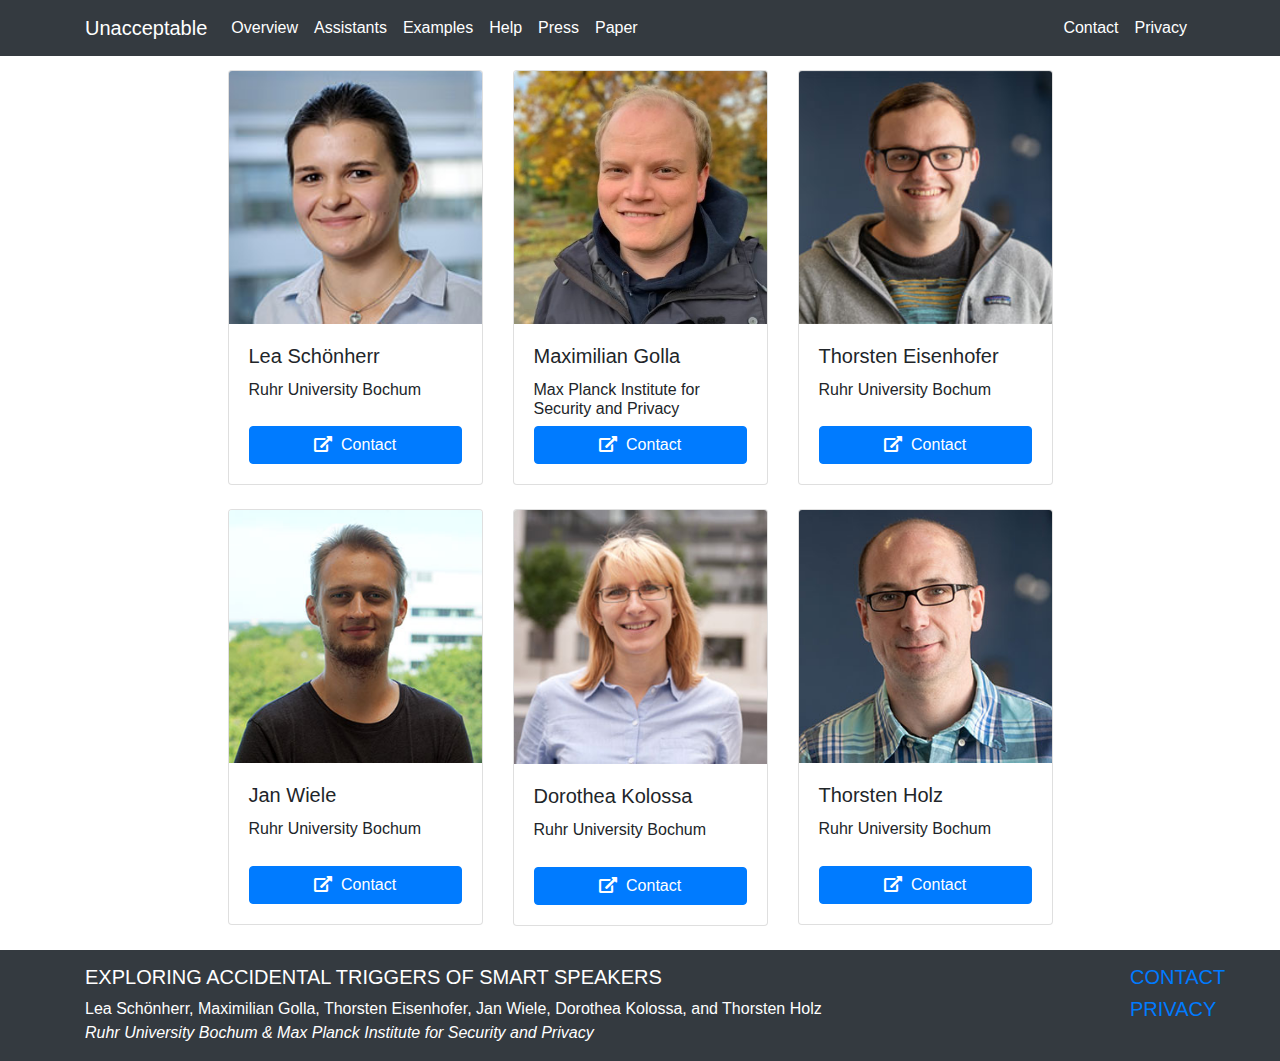
<file: contact.html>
<!DOCTYPE html>
<html lang="en">
<head>
    <title>Unacceptable, where is my privacy?</title>
    <meta charset="utf-8">
    <meta name="viewport" content="width=device-width, initial-scale=1">
    <link href="css/thirdparty/bootstrap.min.css" rel="stylesheet">
    <link href="css/thirdparty/fontawesome.all.min.css" rel="stylesheet">
    <link href="css/custom/website.css" rel="stylesheet">
    <link rel="shortcut icon" href="ico/favicon.ico">
    <meta name="description" content="A comprehensive study of accidental triggers of smart speakers" />
    <meta name="keywords" content="voice assistant, accidental trigger, privacy, alexa, google, siri" />
    <meta name="author" content="Lea Schoenherr, Maximilian Golla, Thorsten Eisenhofer, Jan Wiele, Dorothea Kolossa, and Thorsten Holz">
    <!-- Twitter Card -->
    <meta name="twitter:card" content="summary_large_image">
    <meta name="twitter:site" content="@ruhrunibochum">
    <meta name="twitter:title" content="Unacceptable, where is my privacy?">
    <meta name="twitter:description" content="A comprehensive study of accidental triggers of smart speakers.">
    <meta name="twitter:image" content="https://unacceptable-privacy.github.io/images/twittercard.jpg">
    <!-- Facebook Card -->
    <meta property="og:url" content="https://unacceptable-privacy.github.io">
    <meta property="og:type" content="website">
    <meta property="og:title" content="Unacceptable, where is my privacy?">
    <meta property="og:description" content="A comprehensive study of accidental triggers of smart speakers.">
    <meta property="og:image" content="https://unacceptable-privacy.github.io/images/twittercard.jpg">
</head>
<body>
    <header>
        <nav class="navbar navbar-expand-md navbar-dark fixed-top bg-dark text-white">
            <div class="container">
                <a class="navbar-brand" href="index.html">Unacceptable</a>
                <button class="navbar-toggler" type="button" data-toggle="collapse" data-target="#navbarsExampleDefault" aria-controls="navbarsExampleDefault" aria-expanded="false" aria-label="Toggle navigation">
                    <span class="navbar-toggler-icon"></span>
                </button>
                <div class="collapse navbar-collapse" id="navbarsExampleDefault">
                    <ul class="navbar-nav mr-auto smooth-scroll">
                        <li class="nav-item"><a class="nav-link text-white" href="index.html#overview">Overview</a></li>
                        <li class="nav-item"><a class="nav-link text-white" href="index.html#assistants">Assistants</a></li>
                        <li class="nav-item"><a class="nav-link text-white" href="index.html#examples">Examples</a></li>
                        <li class="nav-item"><a class="nav-link text-white" href="index.html#help-yourself">Help</a></li>
                        <li class="nav-item"><a class="nav-link text-white" href="index.html#in-the-media">Press</a></li>
                        <li class="nav-item"><a class="nav-link text-white" href="index.html#paper">Paper</a></li>
                    </ul>
                    <ul class="navbar-nav">
                        <li class="nav-item active"><a class="nav-link text-white" href="contact.html" data-toggle="collapse" data-target=".navbar-collapse.show">Contact <span class="sr-only">(current)</span></a></li>
                        <li class="nav-item"><a class="nav-link text-white" href="priv.html">Privacy</a></li>
                    </ul>
                </div>
            </div>
        </nav>
    </header>
    <div class="container">
        <div class="row justify-content-center">
            <div class="col-sm-4 col-md-3">
                <div class="card">
                    <img class="card-img-top" src="images/1.jpg" alt="Lea Schoenherr">
                    <div class="card-body">
                        <h5 class="card-title">Lea Sch&ouml;nherr</h5>
                        <h6>Ruhr University Bochum &nbsp; &nbsp; &nbsp; &nbsp; &nbsp; &nbsp; &nbsp; &nbsp;</h6>
                        <a href="https://www.ruhr-uni-bochum.de/ika/mitarbeiter/schoenherr.htm" target="_blank" class="btn btn-primary btn-block"><i class="fas fa-external-link-alt"></i> Contact</a>
                    </div>
                </div>
            </div>
            <div class="col-sm-4 col-md-3">
                <div class="card">
                    <img class="card-img-top" src="images/2.jpg" alt="Maximilian Golla">
                    <div class="card-body">
                        <h5 class="card-title">Maximilian Golla</h5>
                        <h6>Max Planck Institute for Security and Privacy</h6>
                        <a href="https://maximiliangolla.com" target="_blank" class="btn btn-primary btn-block"><i class="fas fa-external-link-alt"></i> Contact</a>
                    </div>
                </div>
            </div>
            <div class="col-sm-4 col-md-3">
                <div class="card">
                    <img class="card-img-top" src="images/3.jpg" alt="Thorsten Eisenhofer">
                    <div class="card-body">
                        <h5 class="card-title">Thorsten Eisenhofer</h5>
                        <h6>Ruhr University Bochum &nbsp; &nbsp; &nbsp; &nbsp; &nbsp; &nbsp; &nbsp; &nbsp;</h6>
                        <a href="https://www.syssec.ruhr-uni-bochum.de/chair/staff/teisenhofer/" target="_blank" class="btn btn-primary btn-block"><i class="fas fa-external-link-alt"></i> Contact</a>
                    </div>
                </div>
            </div>
        </div>
        <br>
        <div class="row justify-content-center">
            <div class="col-sm-4 col-md-3">
                <div class="card">
                    <img class="card-img-top" src="images/4.jpg" alt="Jan Wiele">
                    <div class="card-body">
                        <h5 class="card-title">Jan Wiele</h5>
                        <h6>Ruhr University Bochum &nbsp; &nbsp; &nbsp; &nbsp; &nbsp; &nbsp; &nbsp; &nbsp;</h6>
                        <a href="https://www.syssec.ruhr-uni-bochum.de/chair/staff/jan-wiele/" target="_blank" class="btn btn-primary btn-block"><i class="fas fa-external-link-alt"></i> Contact</a>
                    </div>
                </div>
            </div>
            <div class="col-sm-4 col-md-3">
                <div class="card">
                    <img class="card-img-top" src="images/5.jpg" alt="Dorothea Kolossa">
                    <div class="card-body">
                        <h5 class="card-title">Dorothea Kolossa</h5>
                        <h6>Ruhr University Bochum &nbsp; &nbsp; &nbsp; &nbsp; &nbsp; &nbsp; &nbsp; &nbsp;</h6>
                        <a href="https://www.ruhr-uni-bochum.de/ika/mitarbeiter/kolossa_public.htm" target="_blank" class="btn btn-primary btn-block"><i class="fas fa-external-link-alt"></i> Contact</a>
                    </div>
                </div>
            </div>
            <div class="col-sm-4 col-md-3">
                <div class="card">
                    <img class="card-img-top" src="images/6.jpg" alt="Thorsten Holz">
                    <div class="card-body">
                        <h5 class="card-title">Thorsten Holz</h5>
                        <h6>Ruhr University Bochum &nbsp; &nbsp; &nbsp; &nbsp; &nbsp; &nbsp; &nbsp; &nbsp;</h6>
                        <a href="https://www.syssec.ruhr-uni-bochum.de/chair/staff/tho/" target="_blank" class="btn btn-primary btn-block"><i class="fas fa-external-link-alt"></i> Contact</a>
                    </div>
                </div>
            </div>
        </div>
        <br>
    </div>
    <!-- end .container -->
    <footer id="footer" class="bg-dark text-white">
        <div class="container" style="padding-top: 15px;">
            <div class="row">
                <div class="col-sm-11">
                    <h5 class="text-uppercase">Exploring Accidental Triggers of Smart Speakers</h5>
                    <p>Lea Sch&ouml;nherr, Maximilian Golla, Thorsten Eisenhofer, Jan Wiele, Dorothea Kolossa, and Thorsten Holz
                        <br>
                        <i>Ruhr University Bochum &amp; Max Planck Institute for Security and Privacy</i>
                    </p>
                </div>
                <div class="col-sm-1">
                    <h5 class="text-uppercase"><a href="contact.html">Contact</a></h5>
                    <h5 class="text-uppercase"><a href="priv.html">Privacy</a></h5>
                </div>
            </div>
        </div>
    </footer>
    <script src="js/thirdparty/jquery.min.js"></script>
    <script src="js/thirdparty/bootstrap.min.js"></script>
    <script>
        // Push the footer down
        $(document).ready(function () {
            'use strict';
            var docHeight = $(window).height();
            var footerHeight = $('#footer').height();
            var footerTop = $('#footer').position().top + footerHeight;
            if (footerTop < docHeight) {
                $('#footer').css('margin-top', 0 + (docHeight - footerTop) + 'px');
            }
        });
    </script>
</body>
</html>
</file>
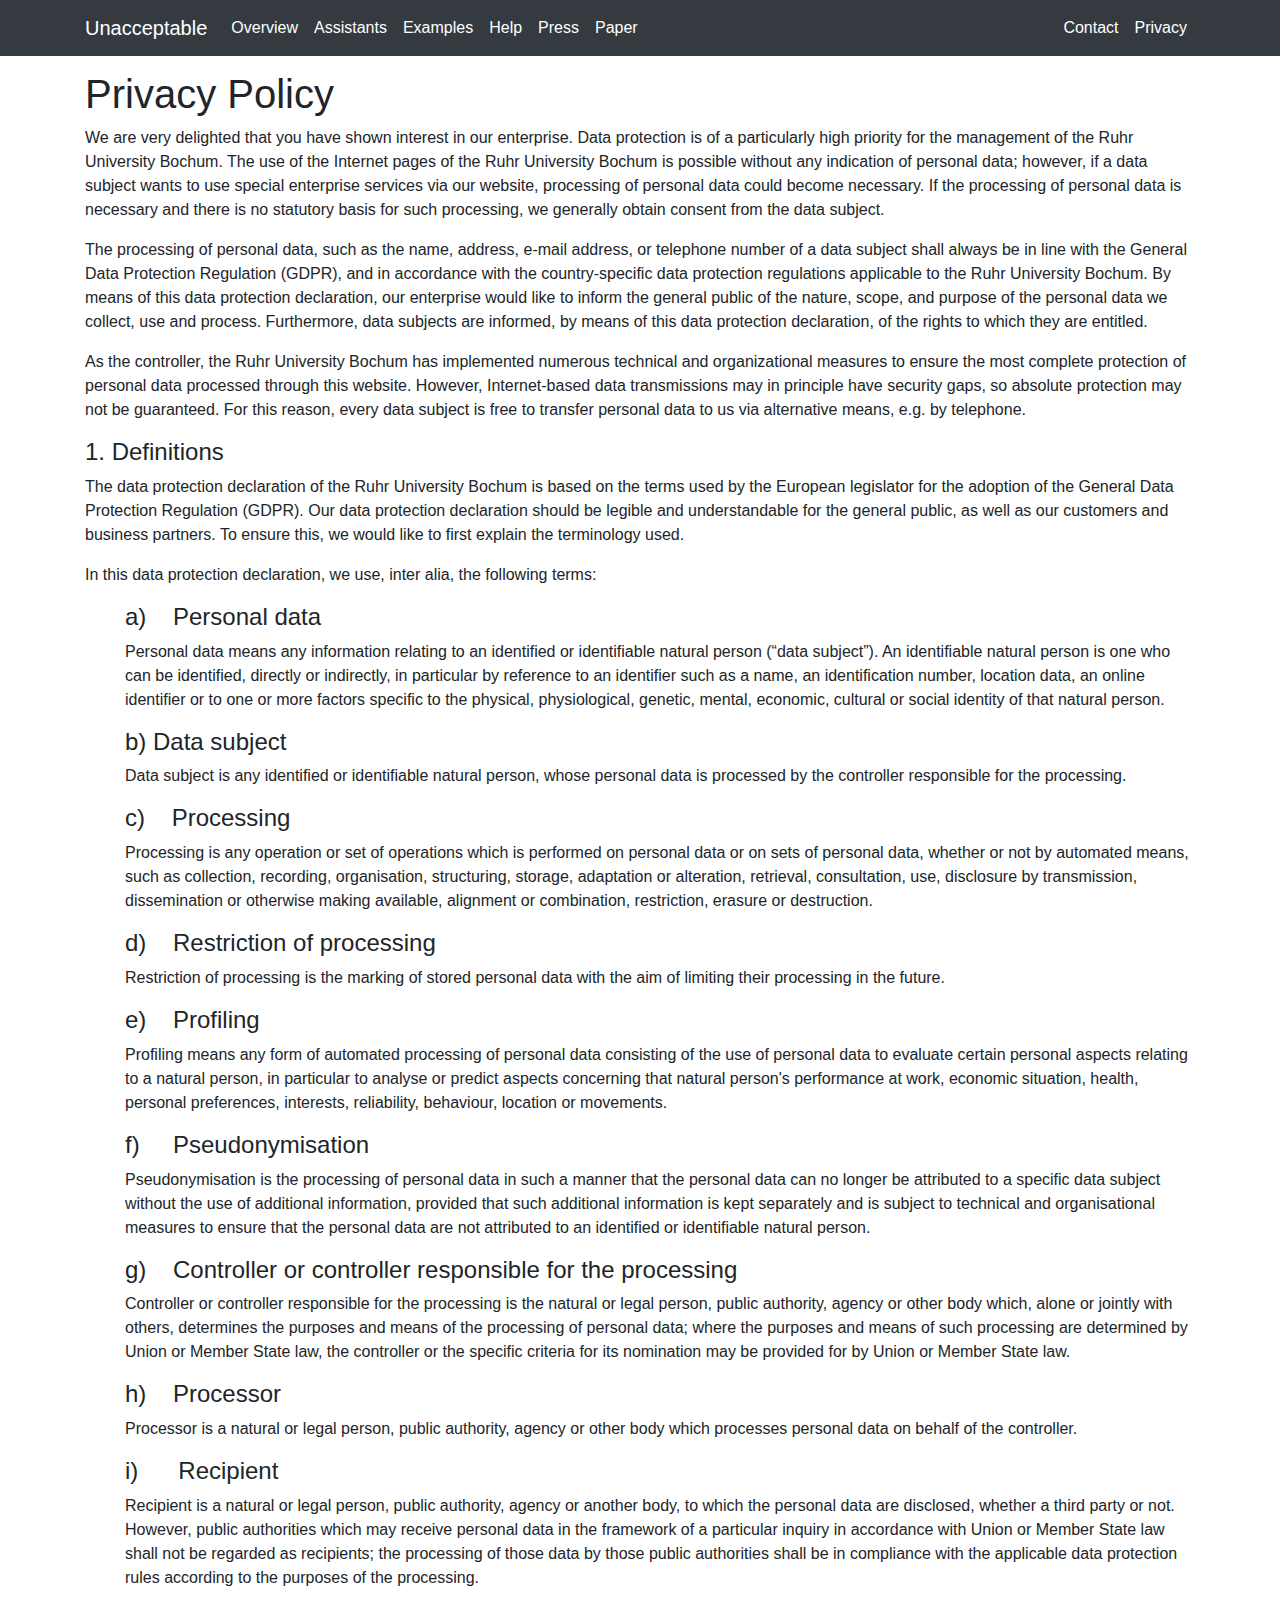
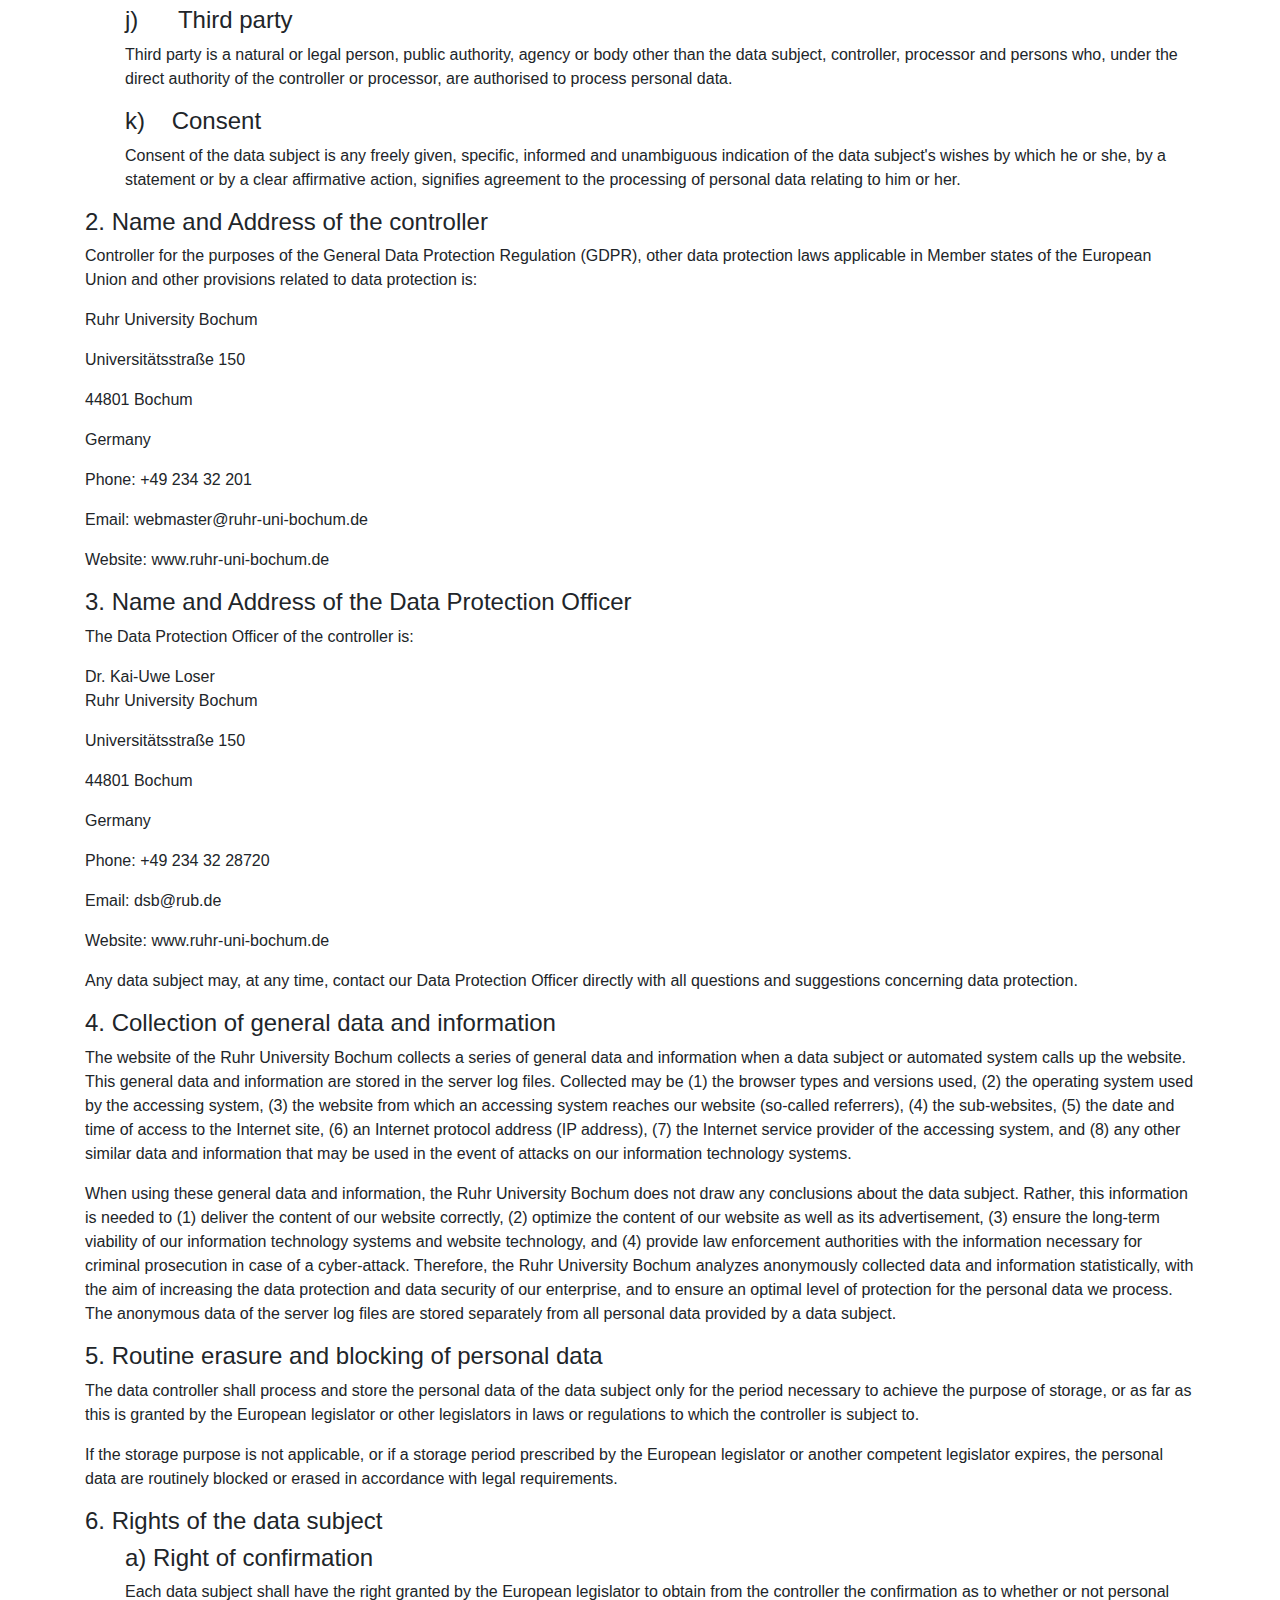
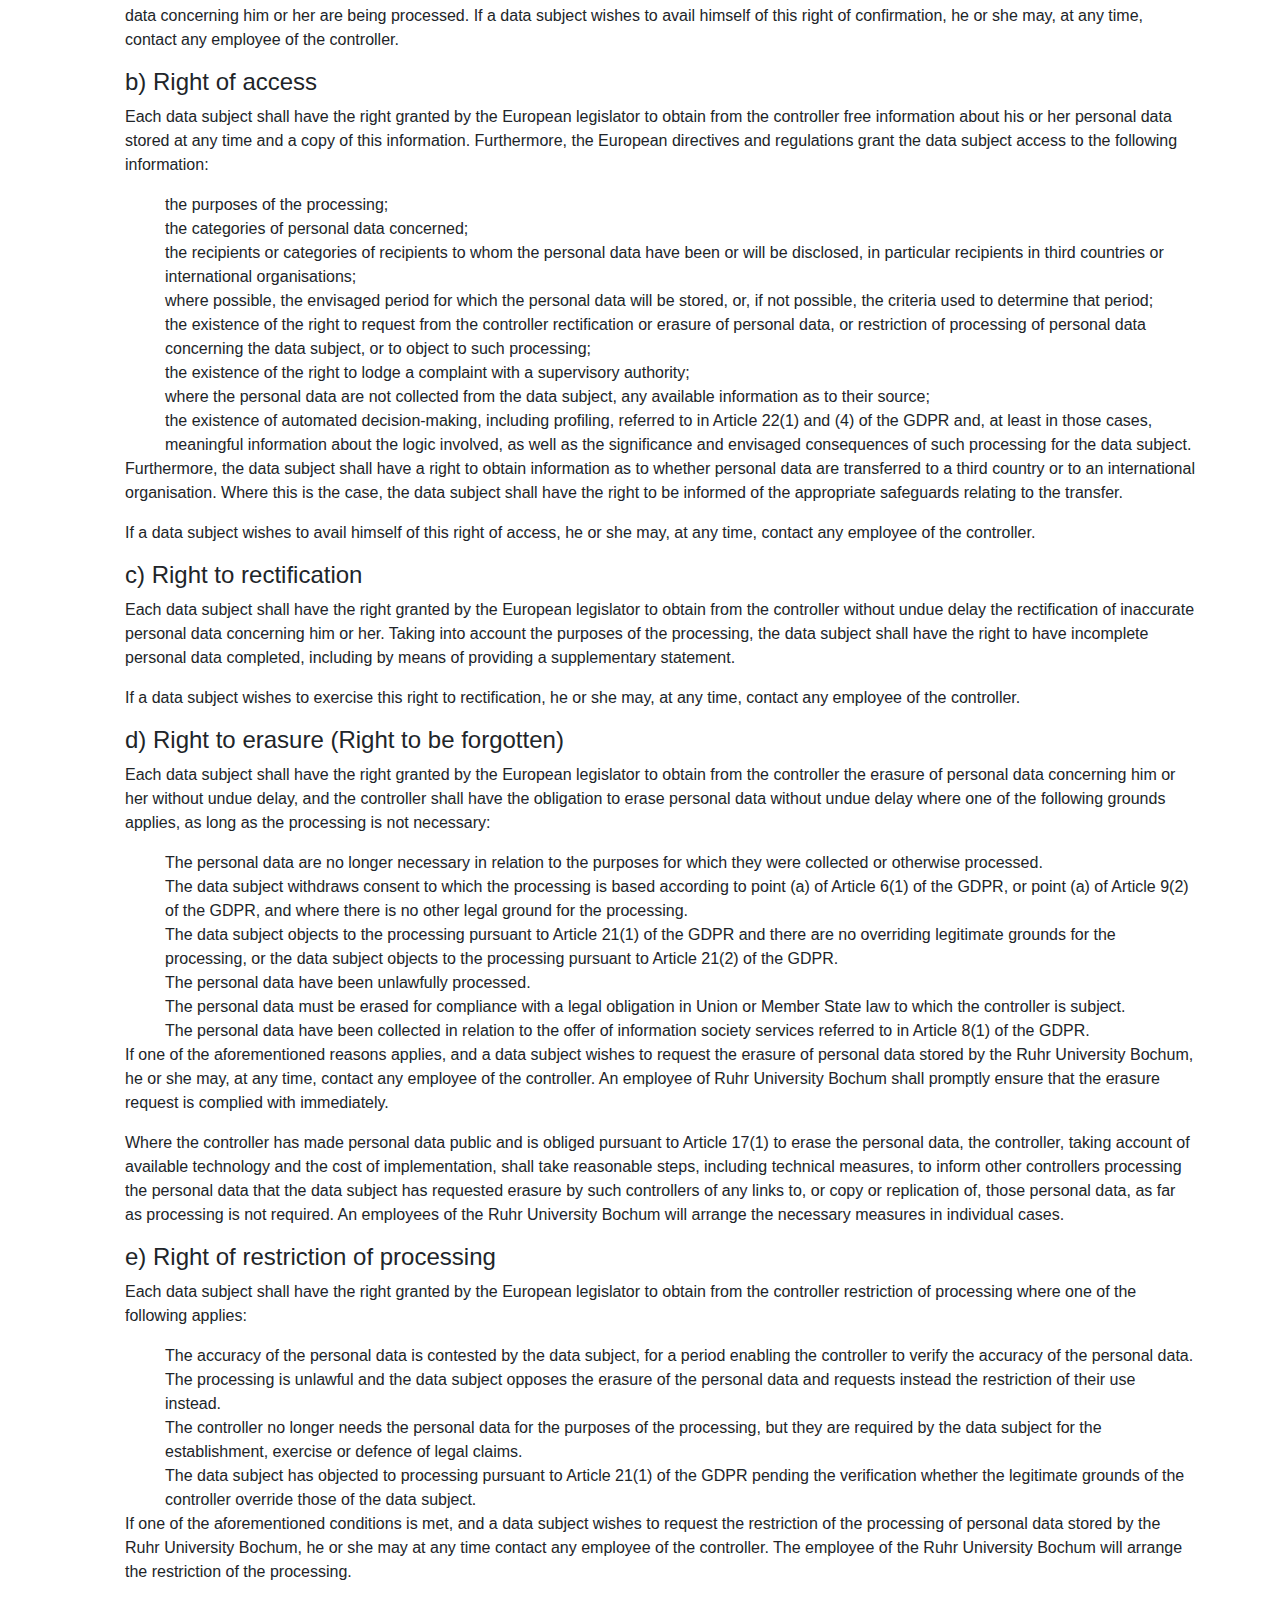
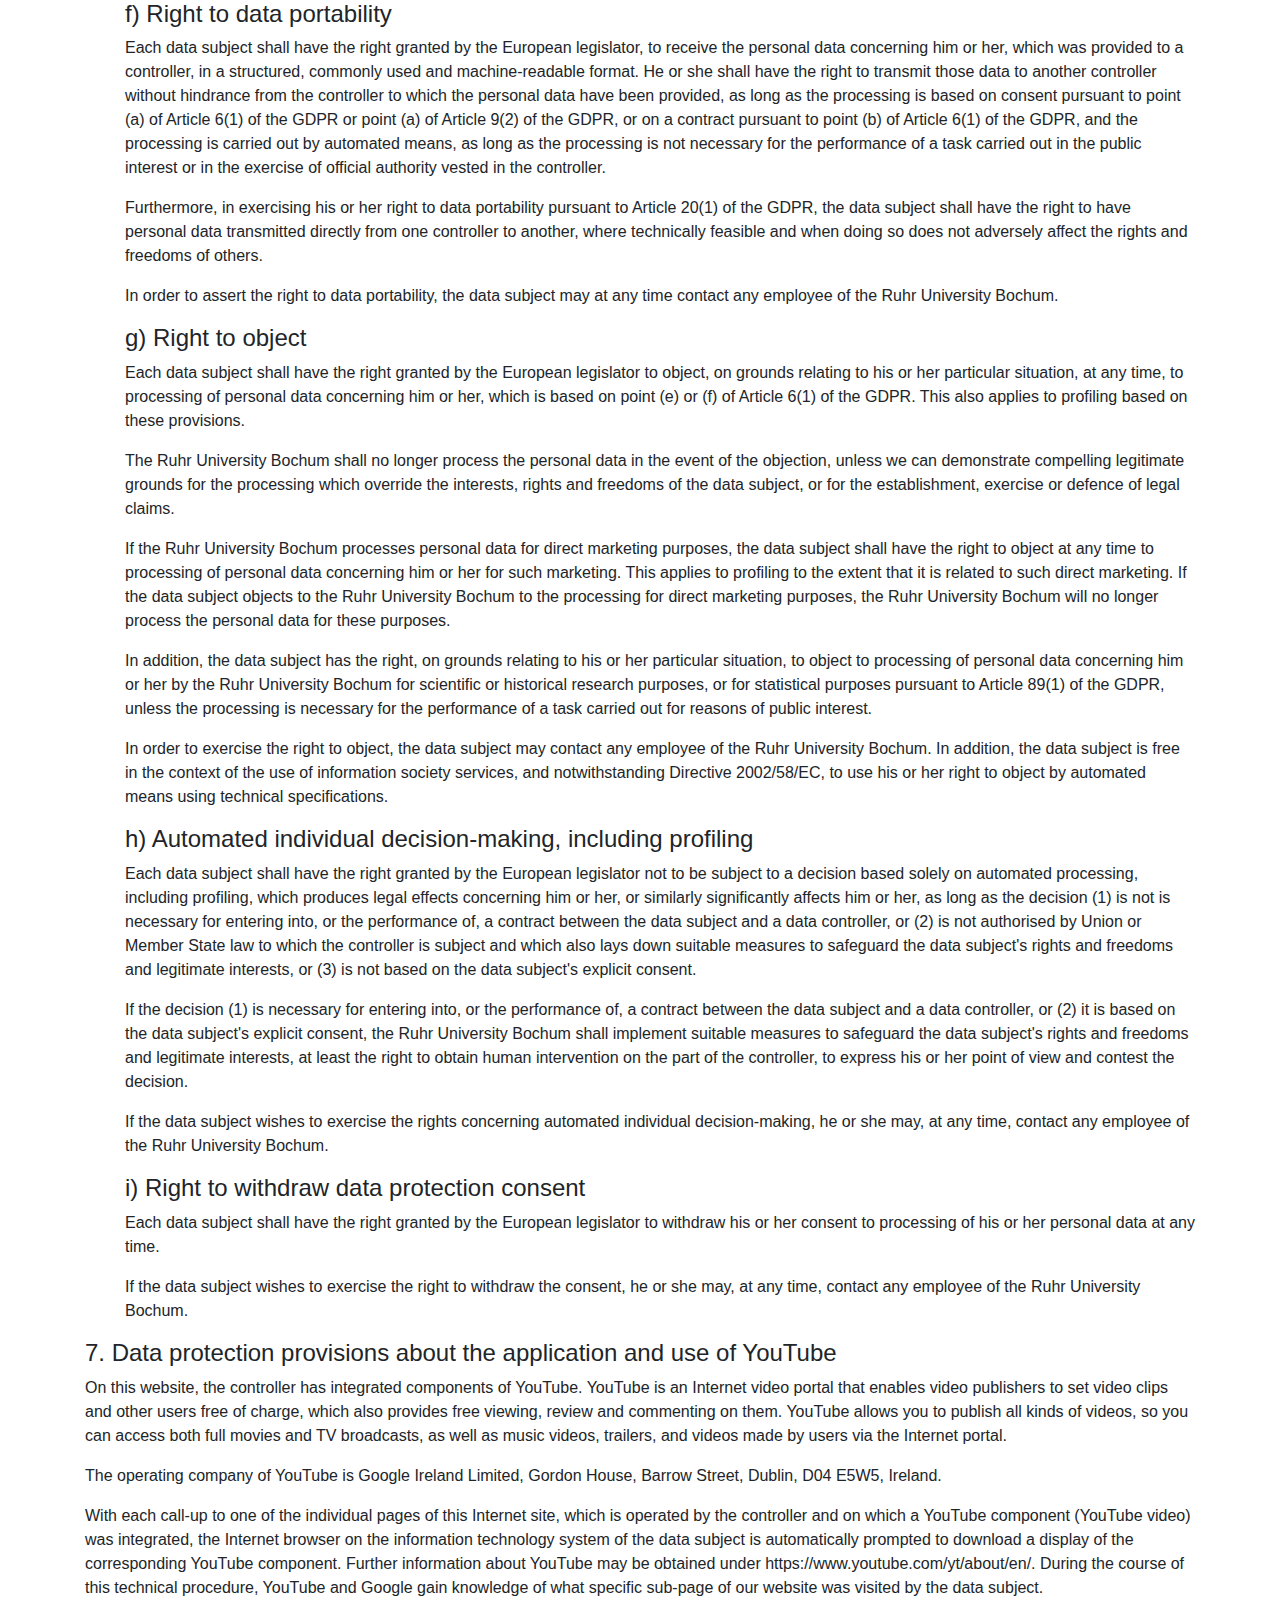
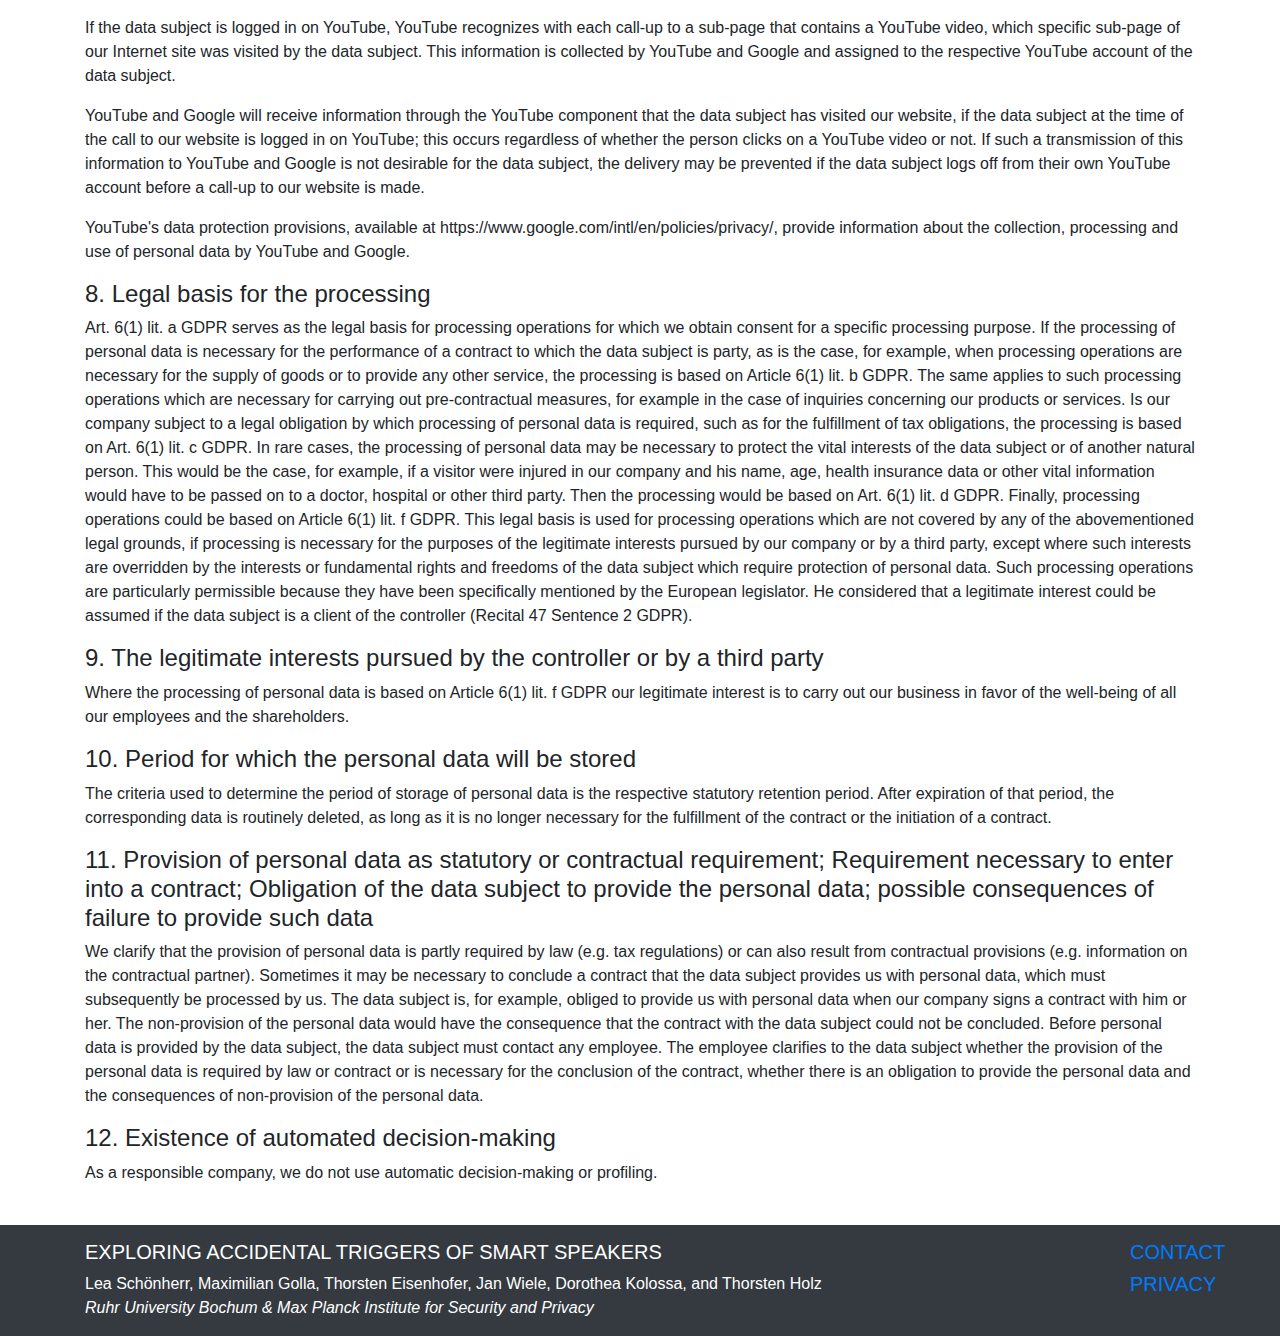
<file: priv.html>
<!DOCTYPE html>
<html lang="en">
<head>
    <title>Unacceptable, where is my privacy?</title>
    <meta charset="utf-8">
    <meta name="viewport" content="width=device-width, initial-scale=1">
    <link href="css/thirdparty/bootstrap.min.css" rel="stylesheet">
    <link href="css/thirdparty/fontawesome.all.min.css" rel="stylesheet">
    <link href="css/custom/website.css" rel="stylesheet">
    <link rel="shortcut icon" href="ico/favicon.ico">
    <meta name="description" content="A comprehensive study of accidental triggers of smart speakers" />
    <meta name="keywords" content="voice assistant, accidental trigger, privacy, alexa, google, siri" />
    <meta name="author" content="Lea Schoenherr, Maximilian Golla, Thorsten Eisenhofer, Jan Wiele, Dorothea Kolossa, and Thorsten Holz">
    <!-- Twitter Card -->
    <meta name="twitter:card" content="summary_large_image">
    <meta name="twitter:site" content="@ruhrunibochum">
    <meta name="twitter:title" content="Unacceptable, where is my privacy?">
    <meta name="twitter:description" content="A comprehensive study of accidental triggers of smart speakers.">
    <meta name="twitter:image" content="https://unacceptable-privacy.github.io/images/twittercard.jpg">
    <!-- Facebook Card -->
    <meta property="og:url" content="https://unacceptable-privacy.github.io">
    <meta property="og:type" content="website">
    <meta property="og:title" content="Unacceptable, where is my privacy?">
    <meta property="og:description" content="A comprehensive study of accidental triggers of smart speakers.">
    <meta property="og:image" content="https://unacceptable-privacy.github.io/images/twittercard.jpg">
</head>
<body>
    <header>
        <nav class="navbar navbar-expand-md navbar-dark fixed-top bg-dark text-white">
            <div class="container">
                <a class="navbar-brand" href="index.html">Unacceptable</a>
                <button class="navbar-toggler" type="button" data-toggle="collapse" data-target="#navbarsExampleDefault" aria-controls="navbarsExampleDefault" aria-expanded="false" aria-label="Toggle navigation">
                    <span class="navbar-toggler-icon"></span>
                </button>
                <div class="collapse navbar-collapse" id="navbarsExampleDefault">
                    <ul class="navbar-nav mr-auto smooth-scroll">
                        <li class="nav-item"><a class="nav-link text-white" href="index.html#overview">Overview</a></li>
                        <li class="nav-item"><a class="nav-link text-white" href="index.html#assistants">Assistants</a></li>
                        <li class="nav-item"><a class="nav-link text-white" href="index.html#examples">Examples</a></li>
                        <li class="nav-item"><a class="nav-link text-white" href="index.html#help-yourself">Help</a></li>
                        <li class="nav-item"><a class="nav-link text-white" href="index.html#in-the-media">Press</a></li>
                        <li class="nav-item"><a class="nav-link text-white" href="index.html#paper">Paper</a></li>
                    </ul>
                    <ul class="navbar-nav">
                        <li class="nav-item"><a class="nav-link text-white" href="contact.html">Contact</a></li>
                        <li class="nav-item active"><a class="nav-link text-white" href="priv.html" data-toggle="collapse" data-target=".navbar-collapse.show">Privacy <span class="sr-only">(current)</span></a></li>
                    </ul>
                </div>
            </div>
        </nav>
    </header>
    <div class="container">
        <h1>Privacy Policy</h1>

        <p>We are very delighted that you have shown interest in our enterprise. Data protection is of a particularly high priority for the management of the Ruhr University Bochum. The use of the Internet pages of the Ruhr University Bochum is possible without any indication of personal data; however, if a data subject wants to use special enterprise services via our website, processing of personal data could become necessary. If the processing of personal data is necessary and there is no statutory basis for such processing, we generally obtain consent from the data subject.</p>

        <p>The processing of personal data, such as the name, address, e-mail address, or telephone number of a data subject shall always be in line with the General Data Protection Regulation (GDPR), and in accordance with the country-specific data protection regulations applicable to the Ruhr University Bochum. By means of this data protection declaration, our enterprise would like to inform the general public of the nature, scope, and purpose of the personal data we collect, use and process. Furthermore, data subjects are informed, by means of this data protection declaration, of the rights to which they are entitled.</p>

        <p>As the controller, the Ruhr University Bochum has implemented numerous technical and organizational measures to ensure the most complete protection of personal data processed through this website. However, Internet-based data transmissions may in principle have security gaps, so absolute protection may not be guaranteed. For this reason, every data subject is free to transfer personal data to us via alternative means, e.g. by telephone. </p>

        <h4>1. Definitions</h4>
        <p>The data protection declaration of the Ruhr University Bochum is based on the terms used by the European legislator for the adoption of the General Data Protection Regulation (GDPR). Our data protection declaration should be legible and understandable for the general public, as well as our customers and business partners. To ensure this, we would like to first explain the terminology used.</p>

        <p>In this data protection declaration, we use, inter alia, the following terms:</p>

        <ul style="list-style: none">
        <li><h4>a)    Personal data</h4>
        <p>Personal data means any information relating to an identified or identifiable natural person (“data subject”). An identifiable natural person is one who can be identified, directly or indirectly, in particular by reference to an identifier such as a name, an identification number, location data, an online identifier or to one or more factors specific to the physical, physiological, genetic, mental, economic, cultural or social identity of that natural person.</p>
        </li>
        <li><h4>b) Data subject</h4>
        <p>Data subject is any identified or identifiable natural person, whose personal data is processed by the controller responsible for the processing.</p>
        </li>
        <li><h4>c)    Processing</h4>
        <p>Processing is any operation or set of operations which is performed on personal data or on sets of personal data, whether or not by automated means, such as collection, recording, organisation, structuring, storage, adaptation or alteration, retrieval, consultation, use, disclosure by transmission, dissemination or otherwise making available, alignment or combination, restriction, erasure or destruction. </p>
        </li>
        <li><h4>d)    Restriction of processing</h4>
        <p>Restriction of processing is the marking of stored personal data with the aim of limiting their processing in the future. </p>
        </li>
        <li><h4>e)    Profiling</h4>
        <p>Profiling means any form of automated processing of personal data consisting of the use of personal data to evaluate certain personal aspects relating to a natural person, in particular to analyse or predict aspects concerning that natural person's performance at work, economic situation, health, personal preferences, interests, reliability, behaviour, location or movements. </p>
        </li>
        <li><h4>f)     Pseudonymisation</h4>
        <p>Pseudonymisation is the processing of personal data in such a manner that the personal data can no longer be attributed to a specific data subject without the use of additional information, provided that such additional information is kept separately and is subject to technical and organisational measures to ensure that the personal data are not attributed to an identified or identifiable natural person. </p>
        </li>
        <li><h4>g)    Controller or controller responsible for the processing</h4>
        <p>Controller or controller responsible for the processing is the natural or legal person, public authority, agency or other body which, alone or jointly with others, determines the purposes and means of the processing of personal data; where the purposes and means of such processing are determined by Union or Member State law, the controller or the specific criteria for its nomination may be provided for by Union or Member State law. </p>
        </li>
        <li><h4>h)    Processor</h4>
        <p>Processor is a natural or legal person, public authority, agency or other body which processes personal data on behalf of the controller. </p>
        </li>
        <li><h4>i)      Recipient</h4>
        <p>Recipient is a natural or legal person, public authority, agency or another body, to which the personal data are disclosed, whether a third party or not. However, public authorities which may receive personal data in the framework of a particular inquiry in accordance with Union or Member State law shall not be regarded as recipients; the processing of those data by those public authorities shall be in compliance with the applicable data protection rules according to the purposes of the processing. </p>
        </li>
        <li><h4>j)      Third party</h4>
        <p>Third party is a natural or legal person, public authority, agency or body other than the data subject, controller, processor and persons who, under the direct authority of the controller or processor, are authorised to process personal data.</p>
        </li>
        <li><h4>k)    Consent</h4>
        <p>Consent of the data subject is any freely given, specific, informed and unambiguous indication of the data subject's wishes by which he or she, by a statement or by a clear affirmative action, signifies agreement to the processing of personal data relating to him or her. </p>
        </li>
        </ul>

        <h4>2. Name and Address of the controller</h4>
        <p>Controller for the purposes of the General Data Protection Regulation (GDPR), other data protection laws applicable in Member states of the European Union and other provisions related to data protection is:

        </p>

        <p>Ruhr University Bochum</p>
        <p>Universitätsstraße 150</p>
        <p>44801 Bochum</p>
        <p>Germany</p>
        <p>Phone: +49 234 32 201</p>
        <p>Email: webmaster@ruhr-uni-bochum.de</p>
        <p>Website: www.ruhr-uni-bochum.de</p>

        <h4>3. Name and Address of the Data Protection Officer</h4>
        <p>The Data Protection Officer of the controller is:</p>

        Dr. Kai-Uwe Loser
        <p>Ruhr University Bochum</p>
        <p>Universitätsstraße 150</p>
        <p>44801 Bochum</p>
        <p>Germany</p>
        <p>Phone: +49 234 32 28720</p>
        <p>Email: dsb@rub.de</p>
        <p>Website: www.ruhr-uni-bochum.de</p>

        <p>Any data subject may, at any time, contact our Data Protection Officer directly with all questions and suggestions concerning data protection.</p>

        <h4>4. Collection of general data and information</h4>
        <p>The website of the Ruhr University Bochum collects a series of general data and information when a data subject or automated system calls up the website. This general data and information are stored in the server log files. Collected may be (1) the browser types and versions used, (2) the operating system used by the accessing system, (3) the website from which an accessing system reaches our website (so-called referrers), (4) the sub-websites, (5) the date and time of access to the Internet site, (6) an Internet protocol address (IP address), (7) the Internet service provider of the accessing system, and (8) any other similar data and information that may be used in the event of attacks on our information technology systems.</p>

        <p>When using these general data and information, the Ruhr University Bochum does not draw any conclusions about the data subject. Rather, this information is needed to (1) deliver the content of our website correctly, (2) optimize the content of our website as well as its advertisement, (3) ensure the long-term viability of our information technology systems and website technology, and (4) provide law enforcement authorities with the information necessary for criminal prosecution in case of a cyber-attack. Therefore, the Ruhr University Bochum analyzes anonymously collected data and information statistically, with the aim of increasing the data protection and data security of our enterprise, and to ensure an optimal level of protection for the personal data we process. The anonymous data of the server log files are stored separately from all personal data provided by a data subject.</p>

        <h4>5. Routine erasure and blocking of personal data</h4>
        <p>The data controller shall process and store the personal data of the data subject only for the period necessary to achieve the purpose of storage, or as far as this is granted by the European legislator or other legislators in laws or regulations to which the controller is subject to.</p>

        <p>If the storage purpose is not applicable, or if a storage period prescribed by the European legislator or another competent legislator expires, the personal data are routinely blocked or erased in accordance with legal requirements.</p>

        <h4>6. Rights of the data subject</h4>
        <ul style="list-style: none;">
        <li><h4>a) Right of confirmation</h4>
        <p>Each data subject shall have the right granted by the European legislator to obtain from the controller the confirmation as to whether or not personal data concerning him or her are being processed. If a data subject wishes to avail himself of this right of confirmation, he or she may, at any time, contact any employee of the controller.</p>
        </li>
        <li><h4>b) Right of access</h4>
        <p>Each data subject shall have the right granted by the European legislator to obtain from the controller free information about his or her personal data stored at any time and a copy of this information. Furthermore, the European directives and regulations grant the data subject access to the following information:</p>

        <ul style="list-style: none;">
        <li>the purposes of the processing;</li>
        <li>the categories of personal data concerned;</li>
        <li>the recipients or categories of recipients to whom the personal data have been or will be disclosed, in particular recipients in third countries or international organisations;</li>
        <li>where possible, the envisaged period for which the personal data will be stored, or, if not possible, the criteria used to determine that period;</li>
        <li>the existence of the right to request from the controller rectification or erasure of personal data, or restriction of processing of personal data concerning the data subject, or to object to such processing;</li>
        <li>the existence of the right to lodge a complaint with a supervisory authority;</li>
        <li>where the personal data are not collected from the data subject, any available information as to their source;</li>
        <li>the existence of automated decision-making, including profiling, referred to in Article 22(1) and (4) of the GDPR and, at least in those cases, meaningful information about the logic involved, as well as the significance and envisaged consequences of such processing for the data subject.</li>

        </ul>
        <p>Furthermore, the data subject shall have a right to obtain information as to whether personal data are transferred to a third country or to an international organisation. Where this is the case, the data subject shall have the right to be informed of the appropriate safeguards relating to the transfer.</p>

        <p>If a data subject wishes to avail himself of this right of access, he or she may, at any time, contact any employee of the controller.</p>
        </li>
        <li><h4>c) Right to rectification </h4>
        <p>Each data subject shall have the right granted by the European legislator to obtain from the controller without undue delay the rectification of inaccurate personal data concerning him or her. Taking into account the purposes of the processing, the data subject shall have the right to have incomplete personal data completed, including by means of providing a supplementary statement.</p>

        <p>If a data subject wishes to exercise this right to rectification, he or she may, at any time, contact any employee of the controller.</p></li>
        <li>
        <h4>d) Right to erasure (Right to be forgotten) </h4>
        <p>Each data subject shall have the right granted by the European legislator to obtain from the controller the erasure of personal data concerning him or her without undue delay, and the controller shall have the obligation to erase personal data without undue delay where one of the following grounds applies, as long as the processing is not necessary: </p>

        <ul style="list-style: none;">
        <li>The personal data are no longer necessary in relation to the purposes for which they were collected or otherwise processed.</li>
        <li>The data subject withdraws consent to which the processing is based according to point (a) of Article 6(1) of the GDPR, or point (a) of Article 9(2) of the GDPR, and where there is no other legal ground for the processing.</li>
        <li>The data subject objects to the processing pursuant to Article 21(1) of the GDPR and there are no overriding legitimate grounds for the processing, or the data subject objects to the processing pursuant to Article 21(2) of the GDPR. </li>
        <li>The personal data have been unlawfully processed.</li>
        <li>The personal data must be erased for compliance with a legal obligation in Union or Member State law to which the controller is subject.</li>
        <li>The personal data have been collected in relation to the offer of information society services referred to in Article 8(1) of the GDPR.</li>

        </ul>
        <p>If one of the aforementioned reasons applies, and a data subject wishes to request the erasure of personal data stored by the Ruhr University Bochum, he or she may, at any time, contact any employee of the controller. An employee of Ruhr University Bochum shall promptly ensure that the erasure request is complied with immediately.</p>

        <p>Where the controller has made personal data public and is obliged pursuant to Article 17(1) to erase the personal data, the controller, taking account of available technology and the cost of implementation, shall take reasonable steps, including technical measures, to inform other controllers processing the personal data that the data subject has requested erasure by such controllers of any links to, or copy or replication of, those personal data, as far as processing is not required. An employees of the Ruhr University Bochum will arrange the necessary measures in individual cases.</p>
        </li>
        <li><h4>e) Right of restriction of processing</h4>
        <p>Each data subject shall have the right granted by the European legislator to obtain from the controller restriction of processing where one of the following applies:</p>

        <ul style="list-style: none;">
        <li>The accuracy of the personal data is contested by the data subject, for a period enabling the controller to verify the accuracy of the personal data. </li>
        <li>The processing is unlawful and the data subject opposes the erasure of the personal data and requests instead the restriction of their use instead.</li>
        <li>The controller no longer needs the personal data for the purposes of the processing, but they are required by the data subject for the establishment, exercise or defence of legal claims.</li>
        <li>The data subject has objected to processing pursuant to Article 21(1) of the GDPR pending the verification whether the legitimate grounds of the controller override those of the data subject.</li>

        </ul>
        <p>If one of the aforementioned conditions is met, and a data subject wishes to request the restriction of the processing of personal data stored by the Ruhr University Bochum, he or she may at any time contact any employee of the controller. The employee of the Ruhr University Bochum will arrange the restriction of the processing. </p>
        </li>
        <li><h4>f) Right to data portability</h4>
        <p>Each data subject shall have the right granted by the European legislator, to receive the personal data concerning him or her, which was provided to a controller, in a structured, commonly used and machine-readable format. He or she shall have the right to transmit those data to another controller without hindrance from the controller to which the personal data have been provided, as long as the processing is based on consent pursuant to point (a) of Article 6(1) of the GDPR or point (a) of Article 9(2) of the GDPR, or on a contract pursuant to point (b) of Article 6(1) of the GDPR, and the processing is carried out by automated means, as long as the processing is not necessary for the performance of a task carried out in the public interest or in the exercise of official authority vested in the controller.</p>

        <p>Furthermore, in exercising his or her right to data portability pursuant to Article 20(1) of the GDPR, the data subject shall have the right to have personal data transmitted directly from one controller to another, where technically feasible and when doing so does not adversely affect the rights and freedoms of others.</p>

        <p>In order to assert the right to data portability, the data subject may at any time contact any employee of the Ruhr University Bochum.</p>

        </li>
        <li>
        <h4>g) Right to object</h4>
        <p>Each data subject shall have the right granted by the European legislator to object, on grounds relating to his or her particular situation, at any time, to processing of personal data concerning him or her, which is based on point (e) or (f) of Article 6(1) of the GDPR. This also applies to profiling based on these provisions.</p>

        <p>The Ruhr University Bochum shall no longer process the personal data in the event of the objection, unless we can demonstrate compelling legitimate grounds for the processing which override the interests, rights and freedoms of the data subject, or for the establishment, exercise or defence of legal claims.</p>

        <p>If the Ruhr University Bochum processes personal data for direct marketing purposes, the data subject shall have the right to object at any time to processing of personal data concerning him or her for such marketing. This applies to profiling to the extent that it is related to such direct marketing. If the data subject objects to the Ruhr University Bochum to the processing for direct marketing purposes, the Ruhr University Bochum will no longer process the personal data for these purposes.</p>

        <p>In addition, the data subject has the right, on grounds relating to his or her particular situation, to object to processing of personal data concerning him or her by the Ruhr University Bochum for scientific or historical research purposes, or for statistical purposes pursuant to Article 89(1) of the GDPR, unless the processing is necessary for the performance of a task carried out for reasons of public interest.</p>

        <p>In order to exercise the right to object, the data subject may contact any employee of the Ruhr University Bochum. In addition, the data subject is free in the context of the use of information society services, and notwithstanding Directive 2002/58/EC, to use his or her right to object by automated means using technical specifications.</p>
        </li>
        <li><h4>h) Automated individual decision-making, including profiling</h4>
        <p>Each data subject shall have the right granted by the European legislator not to be subject to a decision based solely on automated processing, including profiling, which produces legal effects concerning him or her, or similarly significantly affects him or her, as long as the decision (1) is not is necessary for entering into, or the performance of, a contract between the data subject and a data controller, or (2) is not authorised by Union or Member State law to which the controller is subject and which also lays down suitable measures to safeguard the data subject's rights and freedoms and legitimate interests, or (3) is not based on the data subject's explicit consent.</p>

        <p>If the decision (1) is necessary for entering into, or the performance of, a contract between the data subject and a data controller, or (2) it is based on the data subject's explicit consent, the Ruhr University Bochum shall implement suitable measures to safeguard the data subject's rights and freedoms and legitimate interests, at least the right to obtain human intervention on the part of the controller, to express his or her point of view and contest the decision.</p>

        <p>If the data subject wishes to exercise the rights concerning automated individual decision-making, he or she may, at any time, contact any employee of the Ruhr University Bochum.</p>

        </li>
        <li><h4>i) Right to withdraw data protection consent </h4>
        <p>Each data subject shall have the right granted by the European legislator to withdraw his or her consent to processing of his or her personal data at any time. </p>

        <p>If the data subject wishes to exercise the right to withdraw the consent, he or she may, at any time, contact any employee of the Ruhr University Bochum.</p>

        </li>
        </ul>
        <h4>7. Data protection provisions about the application and use of YouTube</h4>
        <p>On this website, the controller has integrated components of YouTube. YouTube is an Internet video portal that enables video publishers to set video clips and other users free of charge, which also provides free viewing, review and commenting on them. YouTube allows you to publish all kinds of videos, so you can access both full movies and TV broadcasts, as well as music videos, trailers, and videos made by users via the Internet portal.
        </p>

        <p>The operating company of YouTube is Google Ireland Limited, Gordon House, Barrow Street, Dublin, D04 E5W5, Ireland.</p>

        <p>With each call-up to one of the individual pages of this Internet site, which is operated by the controller and on which a YouTube component (YouTube video) was integrated, the Internet browser on the information technology system of the data subject is automatically prompted to download a display of the corresponding YouTube component. Further information about YouTube may be obtained under https://www.youtube.com/yt/about/en/. During the course of this technical procedure, YouTube and Google gain knowledge of what specific sub-page of our website was visited by the data subject.</p>

        <p>If the data subject is logged in on YouTube, YouTube recognizes with each call-up to a sub-page that contains a YouTube video, which specific sub-page of our Internet site was visited by the data subject. This information is collected by YouTube and Google and assigned to the respective YouTube account of the data subject.</p>

        <p>YouTube and Google will receive information through the YouTube component that the data subject has visited our website, if the data subject at the time of the call to our website is logged in on YouTube; this occurs regardless of whether the person clicks on a YouTube video or not. If such a transmission of this information to YouTube and Google is not desirable for the data subject, the delivery may be prevented if the data subject logs off from their own YouTube account before a call-up to our website is made.</p>

        <p>YouTube's data protection provisions, available at https://www.google.com/intl/en/policies/privacy/, provide information about the collection, processing and use of personal data by YouTube and Google.</p>

        <h4>8. Legal basis for the processing </h4>
        <p>Art. 6(1) lit. a GDPR serves as the legal basis for processing operations for which we obtain consent for a specific processing purpose. If the processing of personal data is necessary for the performance of a contract to which the data subject is party, as is the case, for example, when processing operations are necessary for the supply of goods or to provide any other service, the processing is based on Article 6(1) lit. b GDPR. The same applies to such processing operations which are necessary for carrying out pre-contractual measures, for example in the case of inquiries concerning our products or services. Is our company subject to a legal obligation by which processing of personal data is required, such as for the fulfillment of tax obligations, the processing is based on Art. 6(1) lit. c GDPR.
        In rare cases, the processing of personal data may be necessary to protect the vital interests of the data subject or of another natural person. This would be the case, for example, if a visitor were injured in our company and his name, age, health insurance data or other vital information would have to be passed on to a doctor, hospital or other third party. Then the processing would be based on Art. 6(1) lit. d GDPR.
        Finally, processing operations could be based on Article 6(1) lit. f GDPR. This legal basis is used for processing operations which are not covered by any of the abovementioned legal grounds, if processing is necessary for the purposes of the legitimate interests pursued by our company or by a third party, except where such interests are overridden by the interests or fundamental rights and freedoms of the data subject which require protection of personal data. Such processing operations are particularly permissible because they have been specifically mentioned by the European legislator. He considered that a legitimate interest could be assumed if the data subject is a client of the controller (Recital 47 Sentence 2 GDPR).
        </p>

        <h4>9. The legitimate interests pursued by the controller or by a third party</h4>
        <p>Where the processing of personal data is based on Article 6(1) lit. f GDPR our legitimate interest is to carry out our business in favor of the well-being of all our employees and the shareholders.</p>

        <h4>10. Period for which the personal data will be stored</h4>
        <p>The criteria used to determine the period of storage of personal data is the respective statutory retention period. After expiration of that period, the corresponding data is routinely deleted, as long as it is no longer necessary for the fulfillment of the contract or the initiation of a contract.</p>

        <h4>11. Provision of personal data as statutory or contractual requirement; Requirement necessary to enter into a contract; Obligation of the data subject to provide the personal data; possible consequences of failure to provide such data </h4>
        <p>We clarify that the provision of personal data is partly required by law (e.g. tax regulations) or can also result from contractual provisions (e.g. information on the contractual partner).

        Sometimes it may be necessary to conclude a contract that the data subject provides us with personal data, which must subsequently be processed by us. The data subject is, for example, obliged to provide us with personal data when our company signs a contract with him or her. The non-provision of the personal data would have the consequence that the contract with the data subject could not be concluded.

        Before personal data is provided by the data subject, the data subject must contact any employee. The employee clarifies to the data subject whether the provision of the personal data is required by law or contract or is necessary for the conclusion of the contract, whether there is an obligation to provide the personal data and the consequences of non-provision of the personal data.
        </p>

        <h4>12. Existence of automated decision-making</h4>
        <p>As a responsible company, we do not use automatic decision-making or profiling.</p>
        <br>
    </div>
    <!-- end .container -->
    <footer id="footer" class="bg-dark text-white">
        <div class="container" style="padding-top: 15px;">
            <div class="row">
                <div class="col-sm-11">
                    <h5 class="text-uppercase">Exploring Accidental Triggers of Smart Speakers</h5>
                    <p>Lea Sch&ouml;nherr, Maximilian Golla, Thorsten Eisenhofer, Jan Wiele, Dorothea Kolossa, and Thorsten Holz
                        <br>
                        <i>Ruhr University Bochum &amp; Max Planck Institute for Security and Privacy</i>
                    </p>
                </div>
                <div class="col-sm-1">
                    <h5 class="text-uppercase"><a href="contact.html">Contact</a></h5>
                    <h5 class="text-uppercase"><a href="priv.html">Privacy</a></h5>
                </div>
            </div>
        </div>
    </footer>
    <script src="js/thirdparty/jquery.min.js"></script>
    <script src="js/thirdparty/bootstrap.min.js"></script>
    <script>
        // Push the footer down
        $(document).ready(function () {
            'use strict';
            var docHeight = $(window).height();
            var footerHeight = $('#footer').height();
            var footerTop = $('#footer').position().top + footerHeight;
            if (footerTop < docHeight) {
                $('#footer').css('margin-top', 0 + (docHeight - footerTop) + 'px');
            }
        });
    </script>
</body>
</html>
</file>
<file: css/custom/website.css>
html, body {
    width: 100%;
}

.jumbotron {
    padding: 1rem 1rem;
}

.container {
    padding-top: 70px;
}

nav > .container {
    padding-top: 0px;
}

@media (max-width: 720px) {
 .table th,
 .table td {
     padding: .3em !important;
  }
}

.fas {
  display: inline-block;
  margin-right: 0.3em;
}
.fab {
  display: inline-block;
  margin-right: 0.3em;
}
.far {
  display: inline-block;
  margin-right: 0.3em;
}

.carousel {
  position: fixed;
}

@media (min-width: 992px) {
  .modal-dialog {
    max-width: 65%;
  }
}

.carousel-caption {
    left: 0%;
    right: 0%;
    bottom: 0%;
    text-align: center;
    background-color: #ffffffc2;
    color: #000;
    padding-top: 0px;
    padding-bottom: 0px;
    margin-bottom: 0px;
}

.carousel-caption > h5 {
    margin-bottom: 0px;
}
</file>
